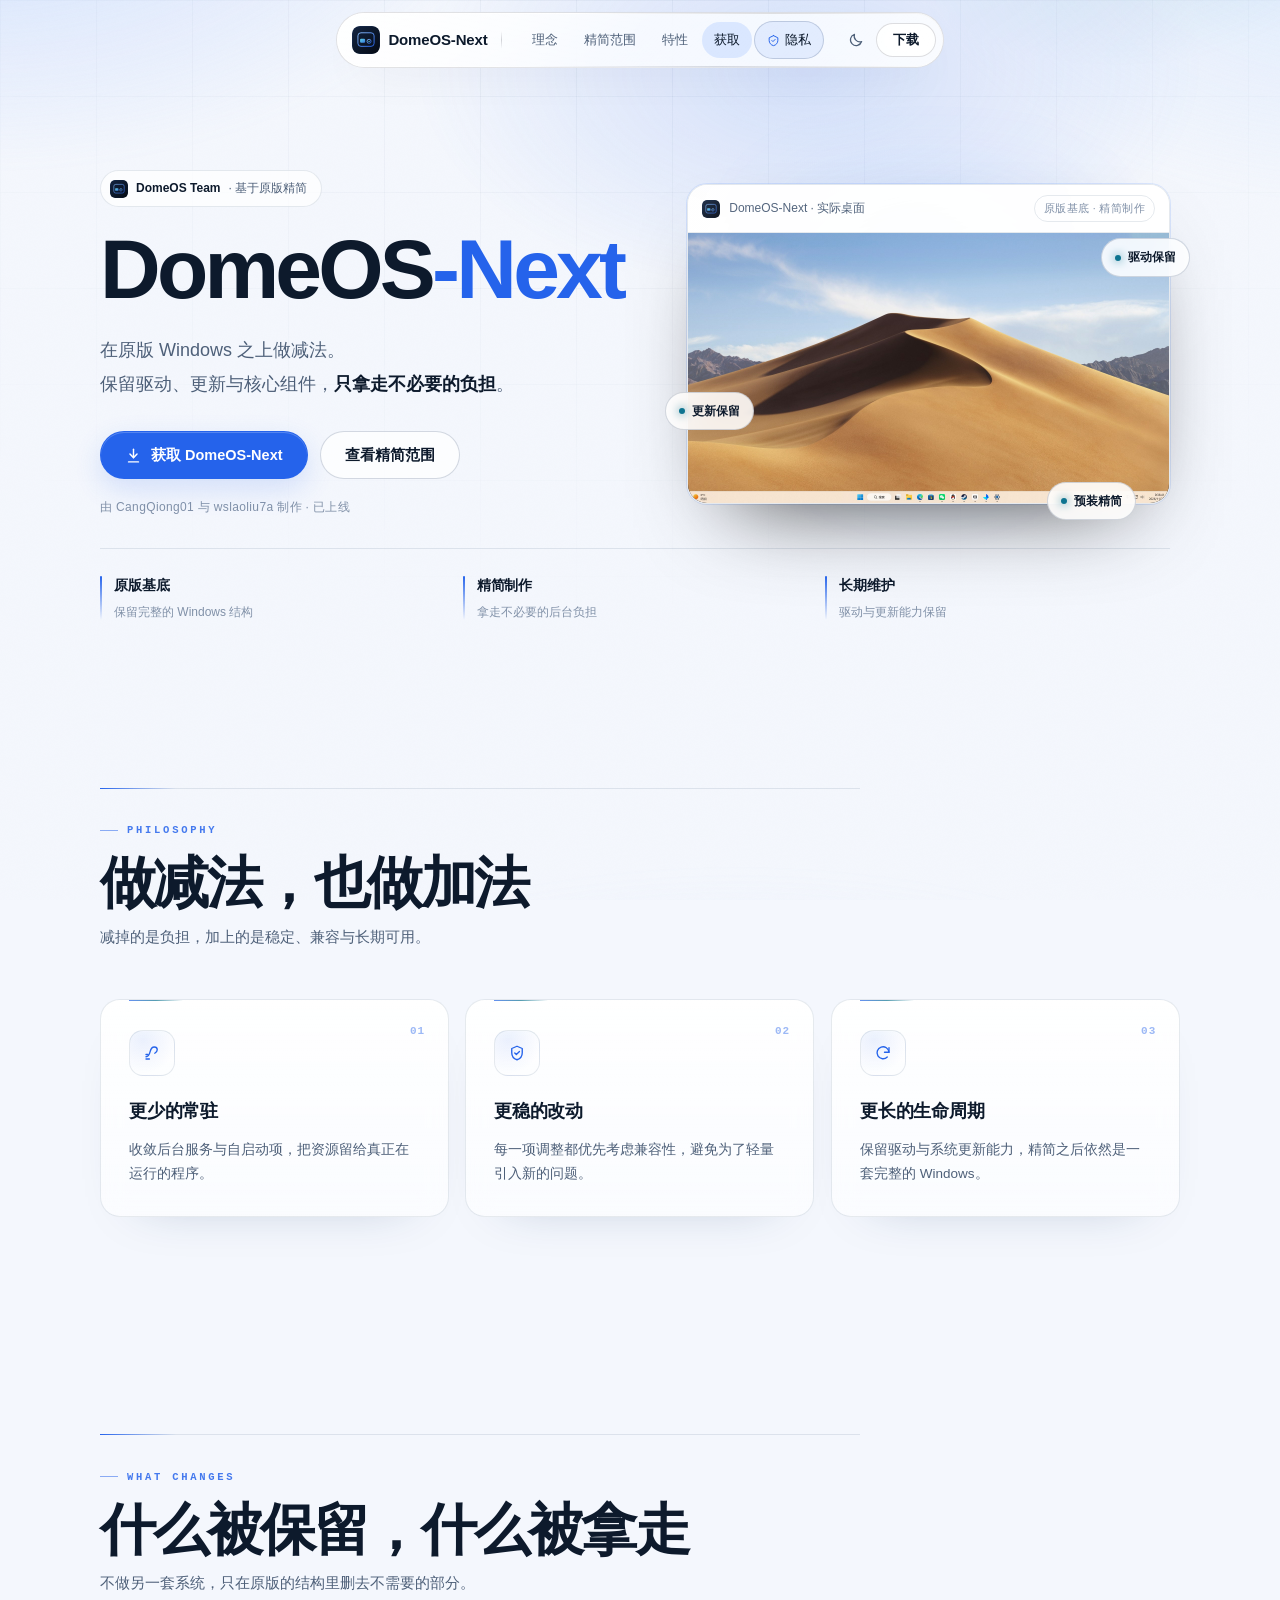
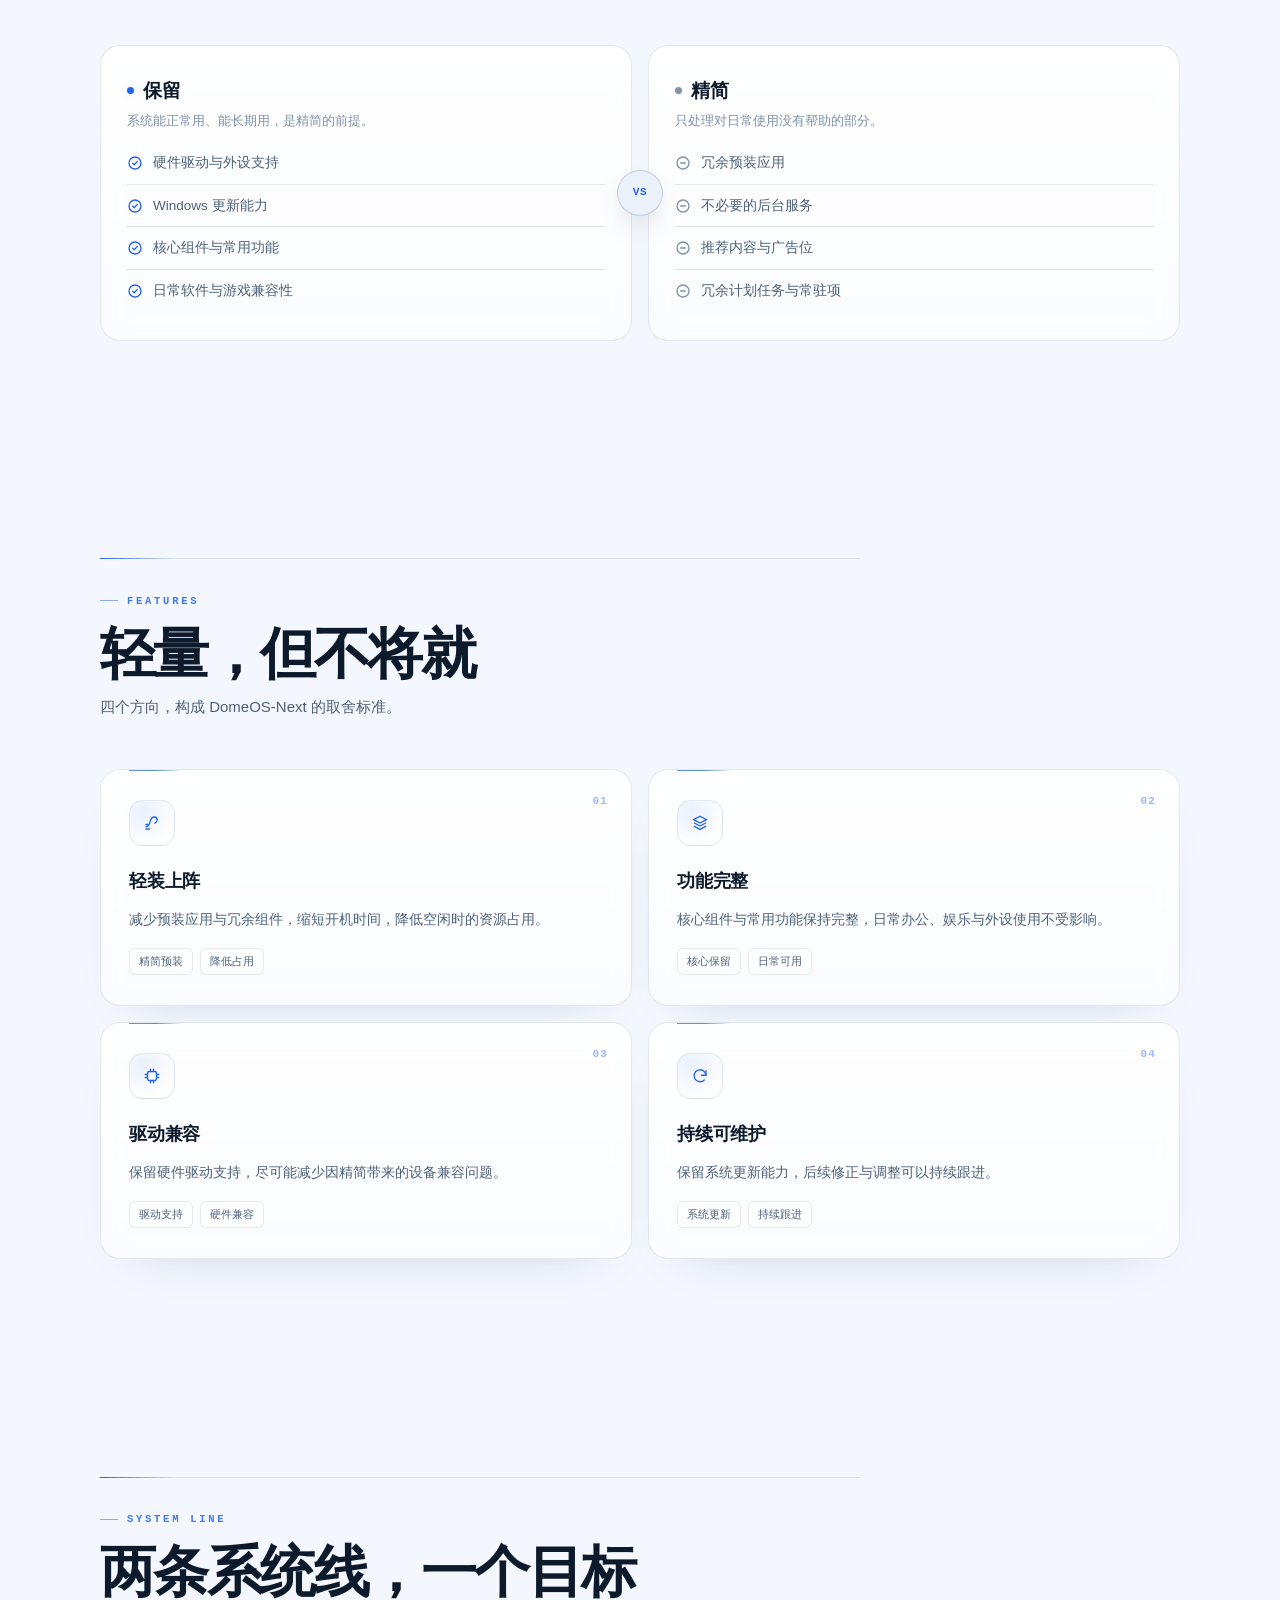
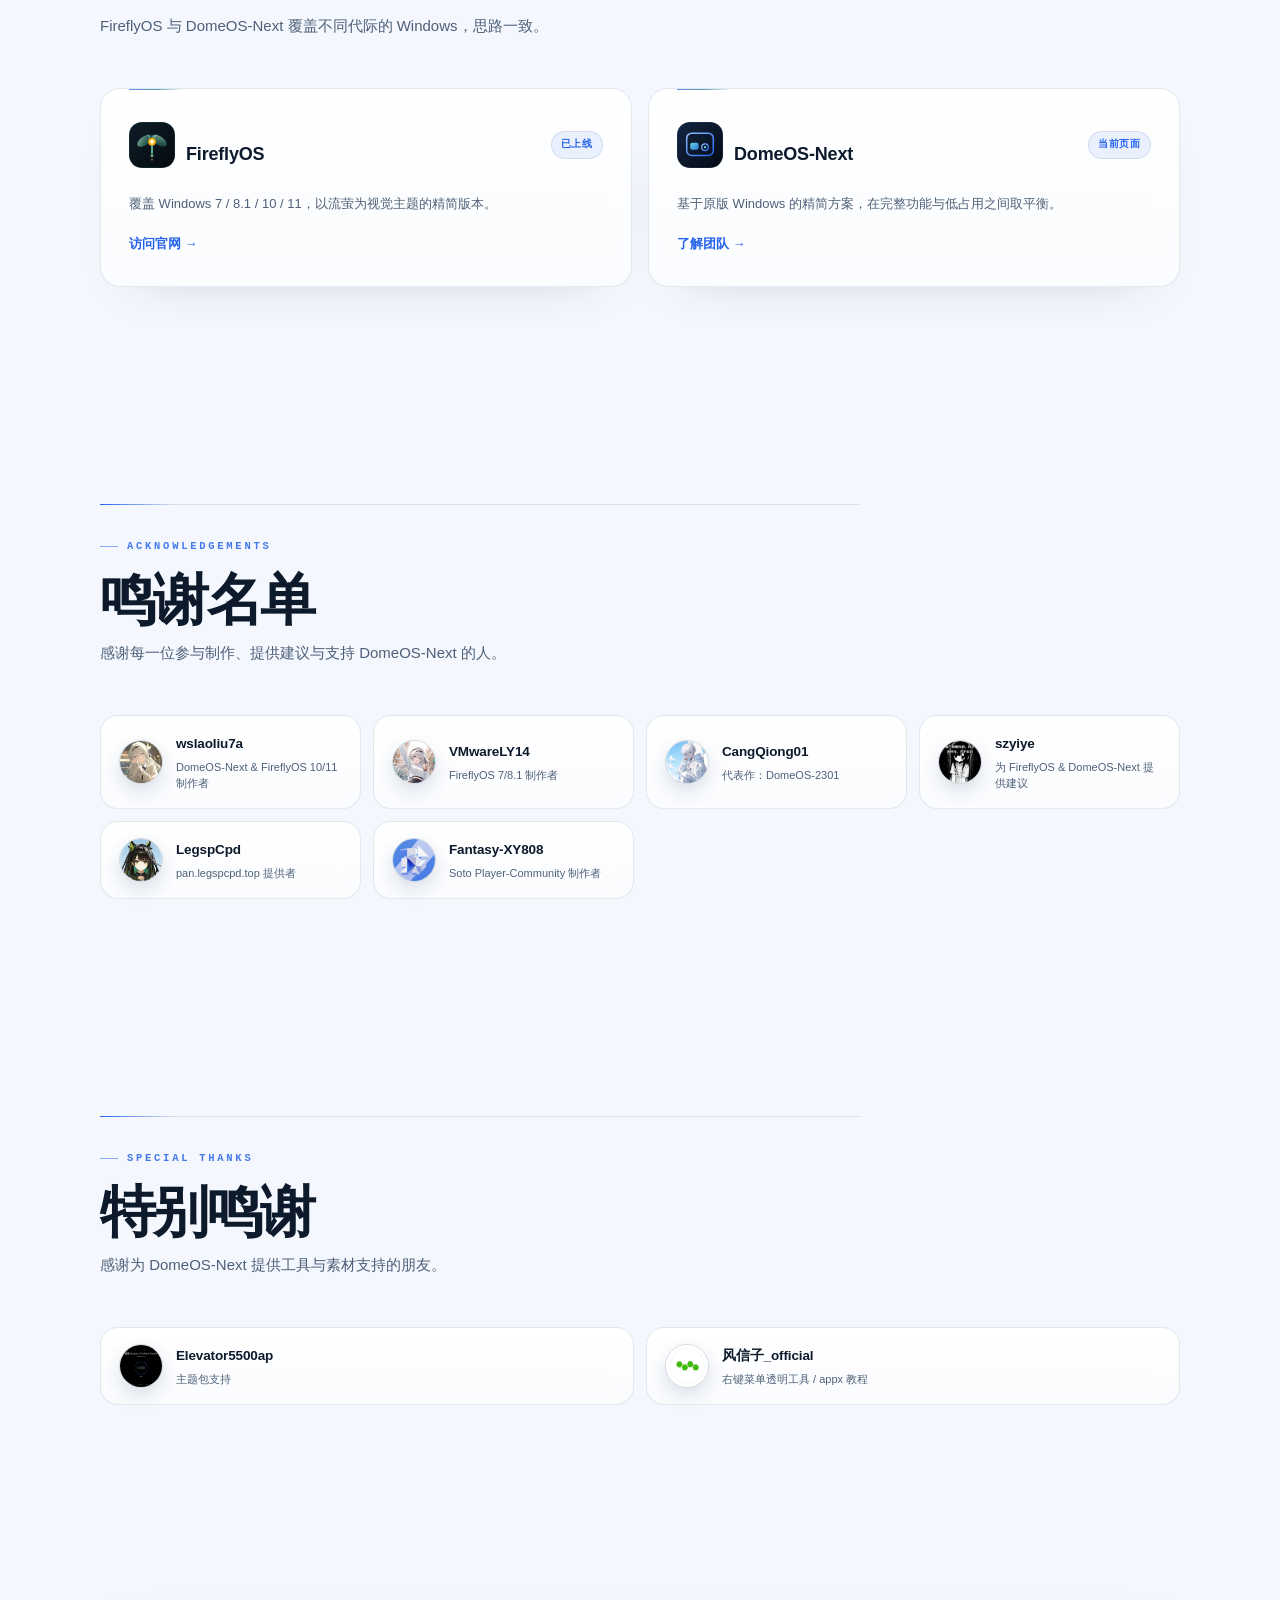
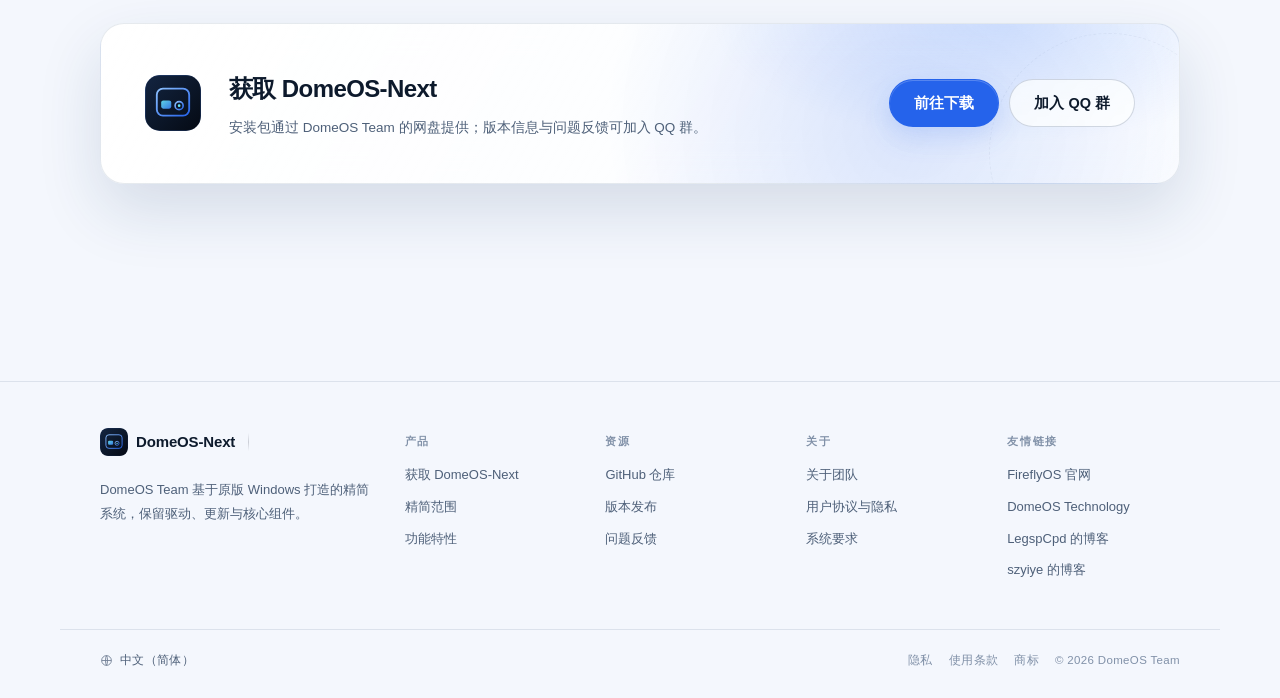
<file: index.html>
<!DOCTYPE html>
<html lang="zh-CN" data-color-mode="dark">
<head>
<meta charset="UTF-8" />
<meta name="viewport" content="width=device-width, initial-scale=1.0" />
<title>DomeOS-Next — 在原版之上做减法</title>
<meta name="description" content="DomeOS-Next 是 DomeOS Team 基于原版 Windows 打造的精简系统，保留驱动、更新与核心组件，只拿走不必要的负担。" />
<meta name="theme-color" content="#070b13" id="themeColor" />
<meta name="color-scheme" content="dark light" />
<meta property="og:type" content="website" />
<meta property="og:title" content="DomeOS-Next — 在原版之上做减法" />
<meta property="og:description" content="基于原版 Windows 的精简方案，保留驱动、更新与核心组件。" />
<link rel="icon" href="assets/logo.svg" type="image/svg+xml" />
<script>
  (function () {
    try {
      var saved = localStorage.getItem('dn-theme');
      var mode = saved === 'light' || saved === 'dark'
        ? saved
        : (window.matchMedia('(prefers-color-scheme: light)').matches ? 'light' : 'dark');
      document.documentElement.setAttribute('data-color-mode', mode);
    } catch (e) {}
  })();
</script>
<style>html{background:#070b13}html[data-color-mode="light"]{background:#f4f7fd}</style>
<link rel="stylesheet" href="assets/theme.css" />
<link rel="stylesheet" href="assets/style.css?v=10" />
<link rel="stylesheet" href="assets/evolve.css?v=2" />
</head>
<body>

<div class="page-curtain" aria-hidden="true"></div>

<div class="bg-scene" aria-hidden="true"></div>

<header class="site-header" id="siteHeader">
  <div class="nav-inner">
    <a class="brand" href="#" aria-label="DomeOS-Next 首页">
      <img src="assets/logo.svg" alt="" />
      <span>DomeOS-Next</span>
    </a>

    <nav class="nav-links" id="navLinks" aria-label="主导航">
      <span class="nav-hover" aria-hidden="true"></span>
      <a href="#idea">理念</a>
      <a href="#compare">精简范围</a>
      <a href="#features">特性</a>
      <a href="#get">获取</a>
      <a class="nav-privacy" href="https://liu7pro.github.io/DomeOS-Team/legal.html" aria-label="用户协议与隐私政策">
        <svg viewBox="0 0 24 24" fill="none" stroke="currentColor" stroke-width="1.8" stroke-linecap="round" stroke-linejoin="round"><path d="M12 3l8 4v5c0 4.5-3.4 8.6-8 9.5C7.4 20.6 4 16.5 4 12V7l8-4z" /><path d="m9 12 2 2 4-4" /></svg>
        隐私
      </a>
    </nav>

    <div class="nav-actions">
      <button class="theme-toggle" id="themeToggle" type="button" aria-label="切换深浅色模式" aria-pressed="false">
        <svg class="ic-sun" viewBox="0 0 24 24" fill="none" stroke="currentColor" stroke-width="1.8" stroke-linecap="round">
          <circle cx="12" cy="12" r="4.2" />
          <path d="M12 2.5v2M12 19.5v2M2.5 12h2M19.5 12h2M5.2 5.2l1.4 1.4M17.4 17.4l1.4 1.4M18.8 5.2l-1.4 1.4M6.6 17.4l-1.4 1.4" />
        </svg>
        <svg class="ic-moon" viewBox="0 0 24 24" fill="none" stroke="currentColor" stroke-width="1.8" stroke-linecap="round" stroke-linejoin="round">
          <path d="M20.5 14.3A8.6 8.6 0 0 1 9.7 3.5a8.6 8.6 0 1 0 10.8 10.8Z" />
        </svg>
      </button>
      <a class="btn btn-primary btn-sm" href="https://pan.legspcpd.top/s/VduJ" target="_blank" rel="noopener">下载</a>
      <button class="menu-toggle" id="menuToggle" type="button" aria-label="打开菜单" aria-expanded="false" aria-controls="navLinks">
        <svg viewBox="0 0 24 24" fill="none" stroke="currentColor" stroke-width="2" stroke-linecap="round"><path d="M4 7h16M4 12h16M4 17h16" /></svg>
      </button>
    </div>
  </div>
</header>

<main>
  <section class="hero">
    <div class="container hero-grid">
      <div class="hero-copy">
        <div class="hero-badge">
          <img src="assets/logo.svg" alt="" />
          <b>DomeOS Team</b> · 基于原版精简
        </div>

        <h1>DomeOS<span>-Next</span></h1>
        <p class="lead">
          在原版 Windows 之上做减法。<br />
          保留驱动、更新与核心组件，<strong>只拿走不必要的负担</strong>。
        </p>

        <div class="hero-actions">
          <a class="btn btn-primary" href="https://pan.legspcpd.top/s/VduJ" target="_blank" rel="noopener">
            <svg viewBox="0 0 24 24" fill="none" stroke="currentColor" stroke-width="2" stroke-linecap="round" stroke-linejoin="round"><path d="M12 3v12" /><path d="m7 10 5 5 5-5" /><path d="M5 21h14" /></svg>
            获取 DomeOS-Next
          </a>
          <a class="btn btn-ghost" href="#compare">查看精简范围</a>
        </div>

        <p class="hero-note">由 CangQiong01 与 wslaoliu7a 制作 · 已上线</p>
      </div>

      <div class="window-wrap" data-reveal style="--d:.08s">
        <div class="shot-frame">
          <div class="shot-head">
            <img src="assets/logo.svg" alt="" />
            <span>DomeOS-Next · 实际桌面</span>
            <span class="shot-badge">原版基底 · 精简制作</span>
          </div>
          <div class="shot-screen">
            <img class="shot-img shot-light" src="assets/preview-light.jpg" alt="DomeOS-Next 浅色模式桌面预览" />
            <img class="shot-img shot-dark" src="assets/preview-dark.jpg" alt="DomeOS-Next 深色模式桌面预览" />
          </div>
        </div>
        <span class="shot-chip c1"><i></i>驱动保留</span>
        <span class="shot-chip c2"><i></i>更新保留</span>
        <span class="shot-chip c3"><i></i>预装精简</span>
      </div>

      <div class="hero-stats">
        <div><b>原版基底</b><span>保留完整的 Windows 结构</span></div>
        <div><b>精简制作</b><span>拿走不必要的后台负担</span></div>
        <div><b>长期维护</b><span>驱动与更新能力保留</span></div>
      </div>
    </div>
  </section>

  <section class="section" id="idea">
    <div class="container">
      <div class="section-head" data-reveal>
        <span class="eyebrow">Philosophy</span>
        <h2 class="section-title">做减法，也做加法</h2>
        <p class="section-sub">减掉的是负担，加上的是稳定、兼容与长期可用。</p>
      </div>

      <div class="grid-3">
        <article class="card" data-reveal style="--d:.02s">
          <span class="card-index">01</span>
          <div class="card-icon"><svg viewBox="0 0 24 24" fill="none" stroke="currentColor" stroke-width="1.8" stroke-linecap="round" stroke-linejoin="round"><path d="M4 17c3.4 0 4.6-3.2 5.4-6.4C10.2 7.4 11.3 4 15 4c2.5 0 4 1.6 4 3.7 0 2.3-1.6 3.6-3.3 4.6" /><path d="M4 20h4.5" /><path d="M4 14h2.8" /></svg></div>
          <h3>更少的常驻</h3>
          <p>收敛后台服务与自启动项，把资源留给真正在运行的程序。</p>
        </article>
        <article class="card" data-reveal style="--d:.06s">
          <span class="card-index">02</span>
          <div class="card-icon"><svg viewBox="0 0 24 24" fill="none" stroke="currentColor" stroke-width="1.8" stroke-linecap="round" stroke-linejoin="round"><path d="M12 3 5 6v5.6c0 4.3 2.9 8.1 7 9.4 4.1-1.3 7-5.1 7-9.4V6l-7-3Z" /><path d="m9 12 2.1 2.1L15.3 10" /></svg></div>
          <h3>更稳的改动</h3>
          <p>每一项调整都优先考虑兼容性，避免为了轻量引入新的问题。</p>
        </article>
        <article class="card" data-reveal style="--d:.1s">
          <span class="card-index">03</span>
          <div class="card-icon"><svg viewBox="0 0 24 24" fill="none" stroke="currentColor" stroke-width="1.8" stroke-linecap="round" stroke-linejoin="round"><path d="M20 11a8 8 0 1 0-2.3 6.3" /><path d="M20 5v6h-6" /></svg></div>
          <h3>更长的生命周期</h3>
          <p>保留驱动与系统更新能力，精简之后依然是一套完整的 Windows。</p>
        </article>
      </div>
    </div>
  </section>

  <section class="section" id="compare">
    <div class="container">
      <div class="section-head" data-reveal>
        <span class="eyebrow">What Changes</span>
        <h2 class="section-title">什么被保留，什么被拿走</h2>
        <p class="section-sub">不做另一套系统，只在原版的结构里删去不需要的部分。</p>
      </div>

      <div class="compare-grid">
        <div class="compare-panel" data-reveal style="--d:.02s">
          <h3><span class="dot"></span>保留</h3>
          <p>系统能正常用、能长期用，是精简的前提。</p>
          <ul class="check-list">
            <li>
              <svg viewBox="0 0 24 24" fill="none" stroke="currentColor" stroke-width="2" stroke-linecap="round" stroke-linejoin="round"><circle cx="12" cy="12" r="9" /><path d="m8.4 12.2 2.4 2.4 4.8-5" /></svg>
              硬件驱动与外设支持
            </li>
            <li>
              <svg viewBox="0 0 24 24" fill="none" stroke="currentColor" stroke-width="2" stroke-linecap="round" stroke-linejoin="round"><circle cx="12" cy="12" r="9" /><path d="m8.4 12.2 2.4 2.4 4.8-5" /></svg>
              Windows 更新能力
            </li>
            <li>
              <svg viewBox="0 0 24 24" fill="none" stroke="currentColor" stroke-width="2" stroke-linecap="round" stroke-linejoin="round"><circle cx="12" cy="12" r="9" /><path d="m8.4 12.2 2.4 2.4 4.8-5" /></svg>
              核心组件与常用功能
            </li>
            <li>
              <svg viewBox="0 0 24 24" fill="none" stroke="currentColor" stroke-width="2" stroke-linecap="round" stroke-linejoin="round"><circle cx="12" cy="12" r="9" /><path d="m8.4 12.2 2.4 2.4 4.8-5" /></svg>
              日常软件与游戏兼容性
            </li>
          </ul>
        </div>

        <div class="compare-panel is-removed" data-reveal style="--d:.06s">
          <h3><span class="dot"></span>精简</h3>
          <p>只处理对日常使用没有帮助的部分。</p>
          <ul class="check-list">
            <li>
              <svg viewBox="0 0 24 24" fill="none" stroke="currentColor" stroke-width="2" stroke-linecap="round" stroke-linejoin="round"><circle cx="12" cy="12" r="9" /><path d="M8.5 12h7" /></svg>
              冗余预装应用
            </li>
            <li>
              <svg viewBox="0 0 24 24" fill="none" stroke="currentColor" stroke-width="2" stroke-linecap="round" stroke-linejoin="round"><circle cx="12" cy="12" r="9" /><path d="M8.5 12h7" /></svg>
              不必要的后台服务
            </li>
            <li>
              <svg viewBox="0 0 24 24" fill="none" stroke="currentColor" stroke-width="2" stroke-linecap="round" stroke-linejoin="round"><circle cx="12" cy="12" r="9" /><path d="M8.5 12h7" /></svg>
              推荐内容与广告位
            </li>
            <li>
              <svg viewBox="0 0 24 24" fill="none" stroke="currentColor" stroke-width="2" stroke-linecap="round" stroke-linejoin="round"><circle cx="12" cy="12" r="9" /><path d="M8.5 12h7" /></svg>
              冗余计划任务与常驻项
            </li>
          </ul>
        </div>
      </div>
    </div>
  </section>

  <section class="section" id="features">
    <div class="container">
      <div class="section-head" data-reveal>
        <span class="eyebrow">Features</span>
        <h2 class="section-title">轻量，但不将就</h2>
        <p class="section-sub">四个方向，构成 DomeOS-Next 的取舍标准。</p>
      </div>

      <div class="grid-2">
        <article class="card" data-reveal style="--d:.02s">
          <span class="card-index">01</span>
          <div class="card-icon"><svg viewBox="0 0 24 24" fill="none" stroke="currentColor" stroke-width="1.8" stroke-linecap="round" stroke-linejoin="round"><path d="M4 17c3.4 0 4.6-3.2 5.4-6.4C10.2 7.4 11.3 4 15 4c2.5 0 4 1.6 4 3.7 0 2.3-1.6 3.6-3.3 4.6" /><path d="M4 20h4.5" /><path d="M4 14h2.8" /></svg></div>
          <h3>轻装上阵</h3>
          <p>减少预装应用与冗余组件，缩短开机时间，降低空闲时的资源占用。</p>
          <div class="tags"><span>精简预装</span><span>降低占用</span></div>
        </article>
        <article class="card" data-reveal style="--d:.06s">
          <span class="card-index">02</span>
          <div class="card-icon"><svg viewBox="0 0 24 24" fill="none" stroke="currentColor" stroke-width="1.8" stroke-linecap="round" stroke-linejoin="round"><path d="m12 3 8.5 4.5L12 12 3.5 7.5 12 3Z" /><path d="m4.5 12 7.5 4 7.5-4" /><path d="m4.5 16.5 7.5 4 7.5-4" /></svg></div>
          <h3>功能完整</h3>
          <p>核心组件与常用功能保持完整，日常办公、娱乐与外设使用不受影响。</p>
          <div class="tags"><span>核心保留</span><span>日常可用</span></div>
        </article>
        <article class="card" data-reveal style="--d:.02s">
          <span class="card-index">03</span>
          <div class="card-icon"><svg viewBox="0 0 24 24" fill="none" stroke="currentColor" stroke-width="1.8" stroke-linecap="round" stroke-linejoin="round"><rect x="6" y="6" width="12" height="12" rx="2.4" /><path d="M10 3v3M14 3v3M10 18v3M14 18v3M3 10h3M3 14h3M18 10h3M18 14h3" /></svg></div>
          <h3>驱动兼容</h3>
          <p>保留硬件驱动支持，尽可能减少因精简带来的设备兼容问题。</p>
          <div class="tags"><span>驱动支持</span><span>硬件兼容</span></div>
        </article>
        <article class="card" data-reveal style="--d:.06s">
          <span class="card-index">04</span>
          <div class="card-icon"><svg viewBox="0 0 24 24" fill="none" stroke="currentColor" stroke-width="1.8" stroke-linecap="round" stroke-linejoin="round"><path d="M20 11a8 8 0 1 0-2.3 6.3" /><path d="M20 5v6h-6" /></svg></div>
          <h3>持续可维护</h3>
          <p>保留系统更新能力，后续修正与调整可以持续跟进。</p>
          <div class="tags"><span>系统更新</span><span>持续跟进</span></div>
        </article>
      </div>
    </div>
  </section>

  <section class="section" id="family">
    <div class="container">
      <div class="section-head" data-reveal>
        <span class="eyebrow">System Line</span>
        <h2 class="section-title">两条系统线，一个目标</h2>
        <p class="section-sub">FireflyOS 与 DomeOS-Next 覆盖不同代际的 Windows，思路一致。</p>
      </div>

      <div class="grid-2">
        <article class="card product-card" data-reveal style="--d:.02s">
          <div class="product-top">
            <img src="assets/fireflyos.svg" alt="" />
            <h3>FireflyOS</h3>
            <span class="state">已上线</span>
          </div>
          <p>覆盖 Windows 7 / 8.1 / 10 / 11，以流萤为视觉主题的精简版本。</p>
          <a class="product-link" href="https://liu7pro.github.io/FireflyOS/">访问官网 →</a>
        </article>

        <article class="card product-card" data-reveal style="--d:.06s">
          <div class="product-top">
            <img src="assets/logo.svg" alt="" />
            <h3>DomeOS-Next</h3>
            <span class="state">当前页面</span>
          </div>
          <p>基于原版 Windows 的精简方案，在完整功能与低占用之间取平衡。</p>
          <a class="product-link" href="https://liu7pro.github.io/DomeOS-Team/">了解团队 →</a>
        </article>
      </div>
    </div>
  </section>

  <section class="section" id="thanks">
    <div class="container">
      <div class="section-head" data-reveal>
        <span class="eyebrow">Acknowledgements</span>
        <h2 class="section-title">鸣谢名单</h2>
        <p class="section-sub">感谢每一位参与制作、提供建议与支持 DomeOS-Next 的人。</p>
      </div>

      <div class="thanks-grid">
        <a class="thanks-card" href="https://space.bilibili.com/1834614293" target="_blank" rel="noopener" data-reveal style="--d:.02s">
          <img src="assets/people/wslaoliu7a.jpg" alt="" />
          <div><b>wslaoliu7a</b><span>DomeOS-Next &amp; FireflyOS 10/11 制作者</span></div>
        </a>
        <a class="thanks-card" href="https://space.bilibili.com/1227511340" target="_blank" rel="noopener" data-reveal style="--d:.05s">
          <img src="assets/people/vmwarely14.jpg" alt="" />
          <div><b>VMwareLY14</b><span>FireflyOS 7/8.1 制作者</span></div>
        </a>
        <a class="thanks-card" href="https://space.bilibili.com/1995157657" target="_blank" rel="noopener" data-reveal style="--d:.08s">
          <img src="assets/people/cangqiong01.jpg" alt="" />
          <div><b>CangQiong01</b><span>代表作：DomeOS-2301</span></div>
        </a>
        <a class="thanks-card" href="https://space.bilibili.com/3493112219437191" target="_blank" rel="noopener" data-reveal style="--d:.02s">
          <img src="assets/people/szyiye.jpg" alt="" />
          <div><b>szyiye</b><span>为 FireflyOS &amp; DomeOS-Next 提供建议</span></div>
        </a>
        <a class="thanks-card" href="https://space.bilibili.com/1614911881" target="_blank" rel="noopener" data-reveal style="--d:.05s">
          <img src="assets/people/legspcpd.jpg" alt="" />
          <div><b>LegspCpd</b><span>pan.legspcpd.top 提供者</span></div>
        </a>
        <a class="thanks-card" href="https://github.com/Fantasy-XY808" target="_blank" rel="noopener" data-reveal style="--d:.08s">
          <img src="assets/people/fantasy-xy808.jpg" alt="" />
          <div><b>Fantasy-XY808</b><span>Soto Player-Community 制作者</span></div>
        </a>
      </div>
    </div>
  </section>

  <section class="section" id="special-thanks">
    <div class="container">
      <div class="section-head" data-reveal>
        <span class="eyebrow">Special Thanks</span>
        <h2 class="section-title">特别鸣谢</h2>
        <p class="section-sub">感谢为 DomeOS-Next 提供工具与素材支持的朋友。</p>
      </div>

      <div class="thanks-grid two">
        <a class="thanks-card" href="https://space.bilibili.com/449530793" target="_blank" rel="noopener" data-reveal style="--d:.02s">
          <img src="assets/people/elevator5500ap.jpg" alt="" />
          <div><b>Elevator5500ap</b><span>主题包支持</span></div>
        </a>
        <a class="thanks-card" href="https://space.bilibili.com/3494369573210315" target="_blank" rel="noopener" data-reveal style="--d:.05s">
          <img src="assets/people/fengxinzi.jpg" alt="" />
          <div><b>风信子_official</b><span>右键菜单透明工具 / appx 教程</span></div>
        </a>
      </div>
    </div>
  </section>

  <section class="section" id="get">
    <div class="container">
      <div class="cta-panel" data-reveal>
        <img src="assets/logo.svg" alt="" />
        <div class="cta-text">
          <h2>获取 DomeOS-Next</h2>
          <p>安装包通过 DomeOS Team 的网盘提供；版本信息与问题反馈可加入 QQ 群。</p>
        </div>
        <div class="cta-actions">
          <a class="btn btn-primary" href="https://pan.legspcpd.top/s/VduJ" target="_blank" rel="noopener">前往下载</a>
          <a class="btn btn-ghost" href="https://qun.qq.com/universal-share/share?ac=1&amp;authKey=lsKOJb8erMGhbsJXod%2B0XTAJxQ8RF/%2BQDX3nmfKz8e3SiW0r%2B7hkaf/28XpO9nh5&amp;busi_data=eyJncm91cENvZGUiOiIxMDQ5NTQyNDIwIiwidG9rZW4iOiJ4a1FiQUh0Q21RVmZxanIxY2dqbWt4aGc0bFlTWHdSUWsyQXdObTZ2cWdiSGEwT052ZmpMKzJ1WmozRFE4NWJEIiwidWluIjoiMTEwMTA5MzIwMyJ9&amp;data=-XsAtAnDk5faXxqsnAo9xvDbPF-DuU3LQBIiDjzuflaYwJnzTMtLfC0toC08eZRQzPF8kByGo5tEKezTOdJegwe347--ObzlwH6d-yCqGNU&amp;svctype=5&amp;tempid=h5_group_info" target="_blank" rel="noopener">加入 QQ 群</a>
        </div>
      </div>
    </div>
  </section>
</main>

<footer class="site-footer">
  <div class="container footer-inner">
    <div class="footer-brand">
      <a class="brand" href="#">
        <img src="assets/logo.svg" alt="" />
        <span>DomeOS-Next</span>
      </a>
      <p>DomeOS Team 基于原版 Windows 打造的精简系统，保留驱动、更新与核心组件。</p>
    </div>
    <div class="footer-col">
      <h4>产品</h4>
      <a href="https://pan.legspcpd.top/s/VduJ" target="_blank" rel="noopener">获取 DomeOS-Next</a>
      <a href="#compare">精简范围</a>
      <a href="#features">功能特性</a>
    </div>
    <div class="footer-col">
      <h4>资源</h4>
      <a href="https://github.com/liu7pro/DomeOS-Next" target="_blank" rel="noopener">GitHub 仓库</a>
      <a href="https://github.com/liu7pro/DomeOS-Next/releases" target="_blank" rel="noopener">版本发布</a>
      <a href="https://github.com/liu7pro/DomeOS-Next/issues" target="_blank" rel="noopener">问题反馈</a>
    </div>
    <div class="footer-col">
      <h4>关于</h4>
      <a href="https://liu7pro.github.io/DomeOS-Team/">关于团队</a>
      <a href="https://liu7pro.github.io/DomeOS-Team/legal.html">用户协议与隐私</a>
      <a href="https://pan.legspcpd.top/s/VduJ" target="_blank" rel="noopener">系统要求</a>
    </div>
    <div class="footer-col">
      <h4>友情链接</h4>
      <a href="https://liu7pro.github.io/FireflyOS/">FireflyOS 官网</a>
      <a href="https://cangqiong01.github.io/" target="_blank" rel="noopener">DomeOS Technology</a>
      <a href="https://www.legspcpd.top/" target="_blank" rel="noopener">LegspCpd 的博客</a>
      <a href="https://blog.szyiye.cn" target="_blank" rel="noopener">szyiye 的博客</a>
    </div>
  </div>
  <div class="container footer-bottom">
    <a class="footer-lang" href="en/index.html">
      <svg viewBox="0 0 24 24" fill="none" stroke="currentColor" stroke-width="1.6"><circle cx="12" cy="12" r="9" /><path d="M3 12h18M12 3c2.5 2.6 2.5 15.4 0 18M12 3c-2.5 2.6-2.5 15.4 0 18" /></svg>
      中文（简体）
    </a>
    <div class="footer-legal">
      <a href="https://liu7pro.github.io/DomeOS-Team/legal.html">隐私</a>
      <a href="https://liu7pro.github.io/DomeOS-Team/legal.html">使用条款</a>
      <a href="https://liu7pro.github.io/DomeOS-Team/about.html">商标</a>
      <a href="https://liu7pro.github.io/DomeOS-Team/">© <span id="year">2026</span> DomeOS Team</a>
    </div>
  </div>
</footer>

<script src="assets/main.js?v=12"></script>
</body>
</html>
</file>
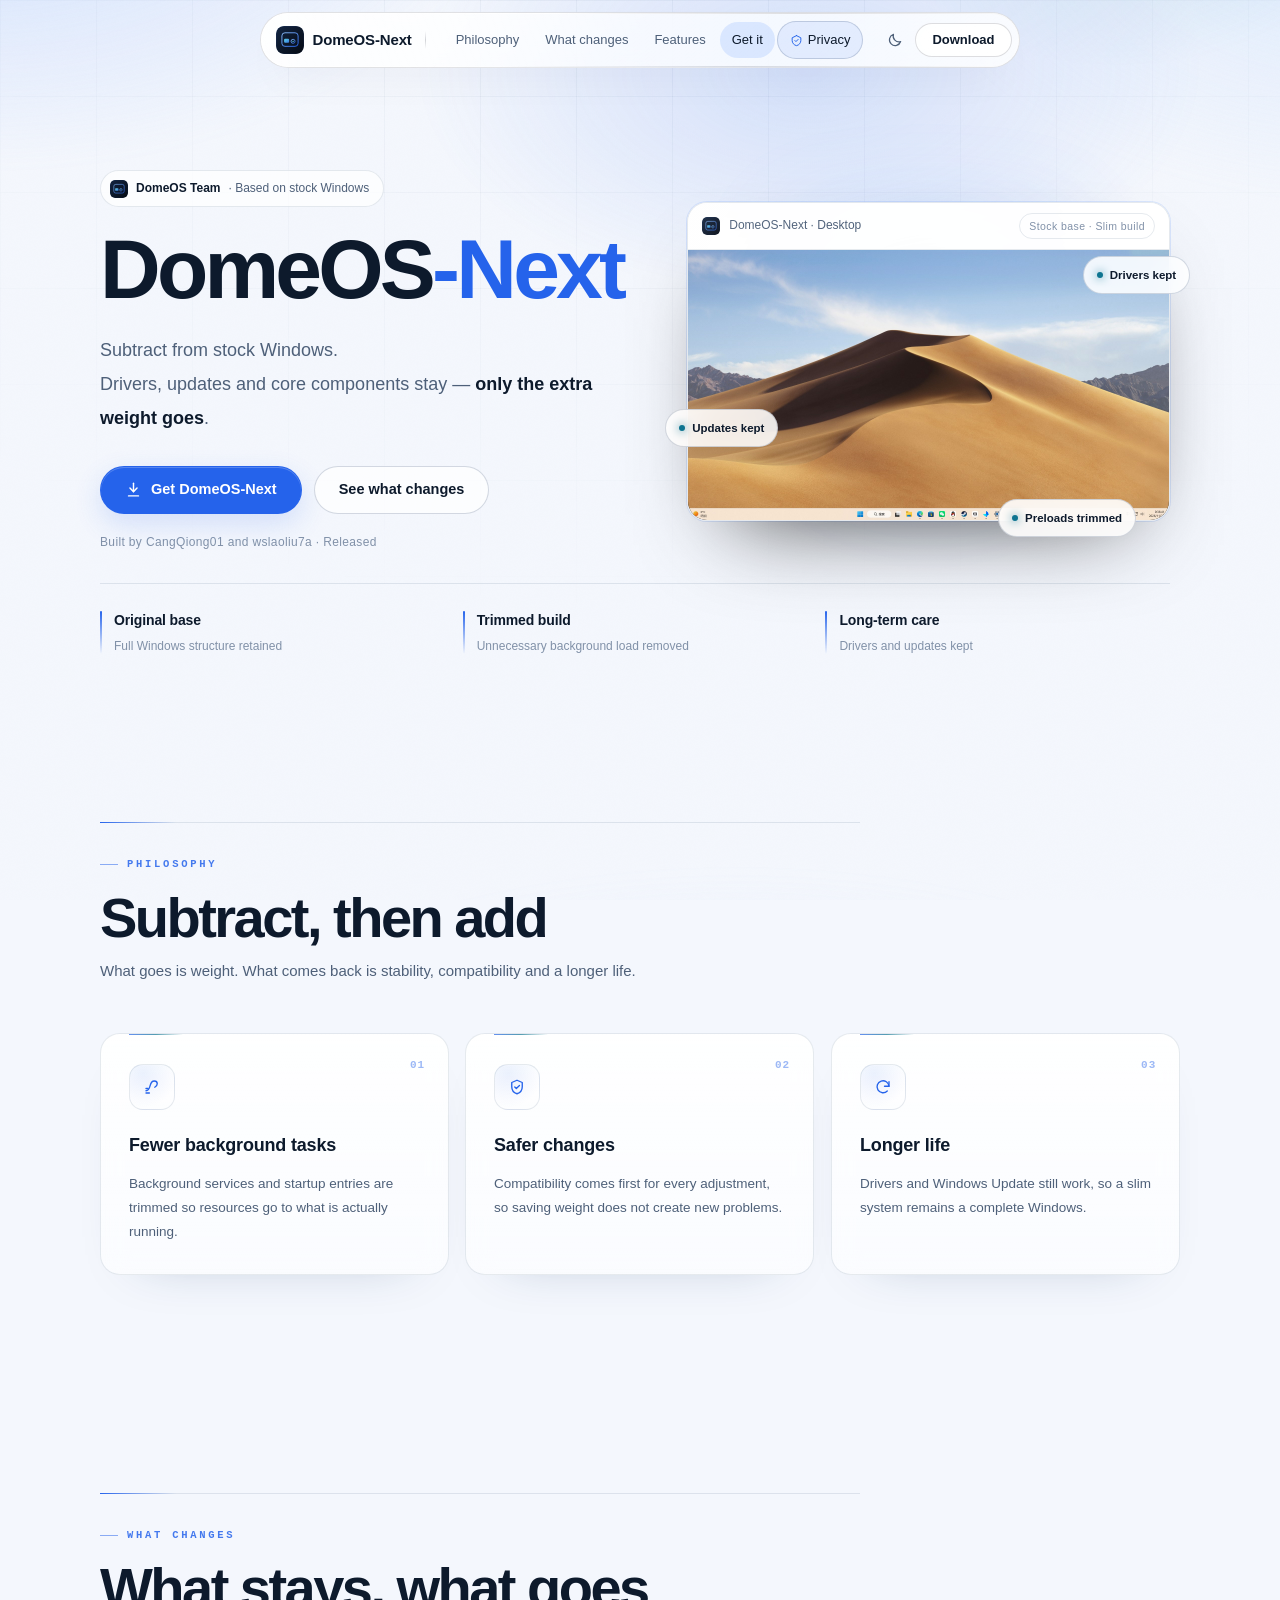
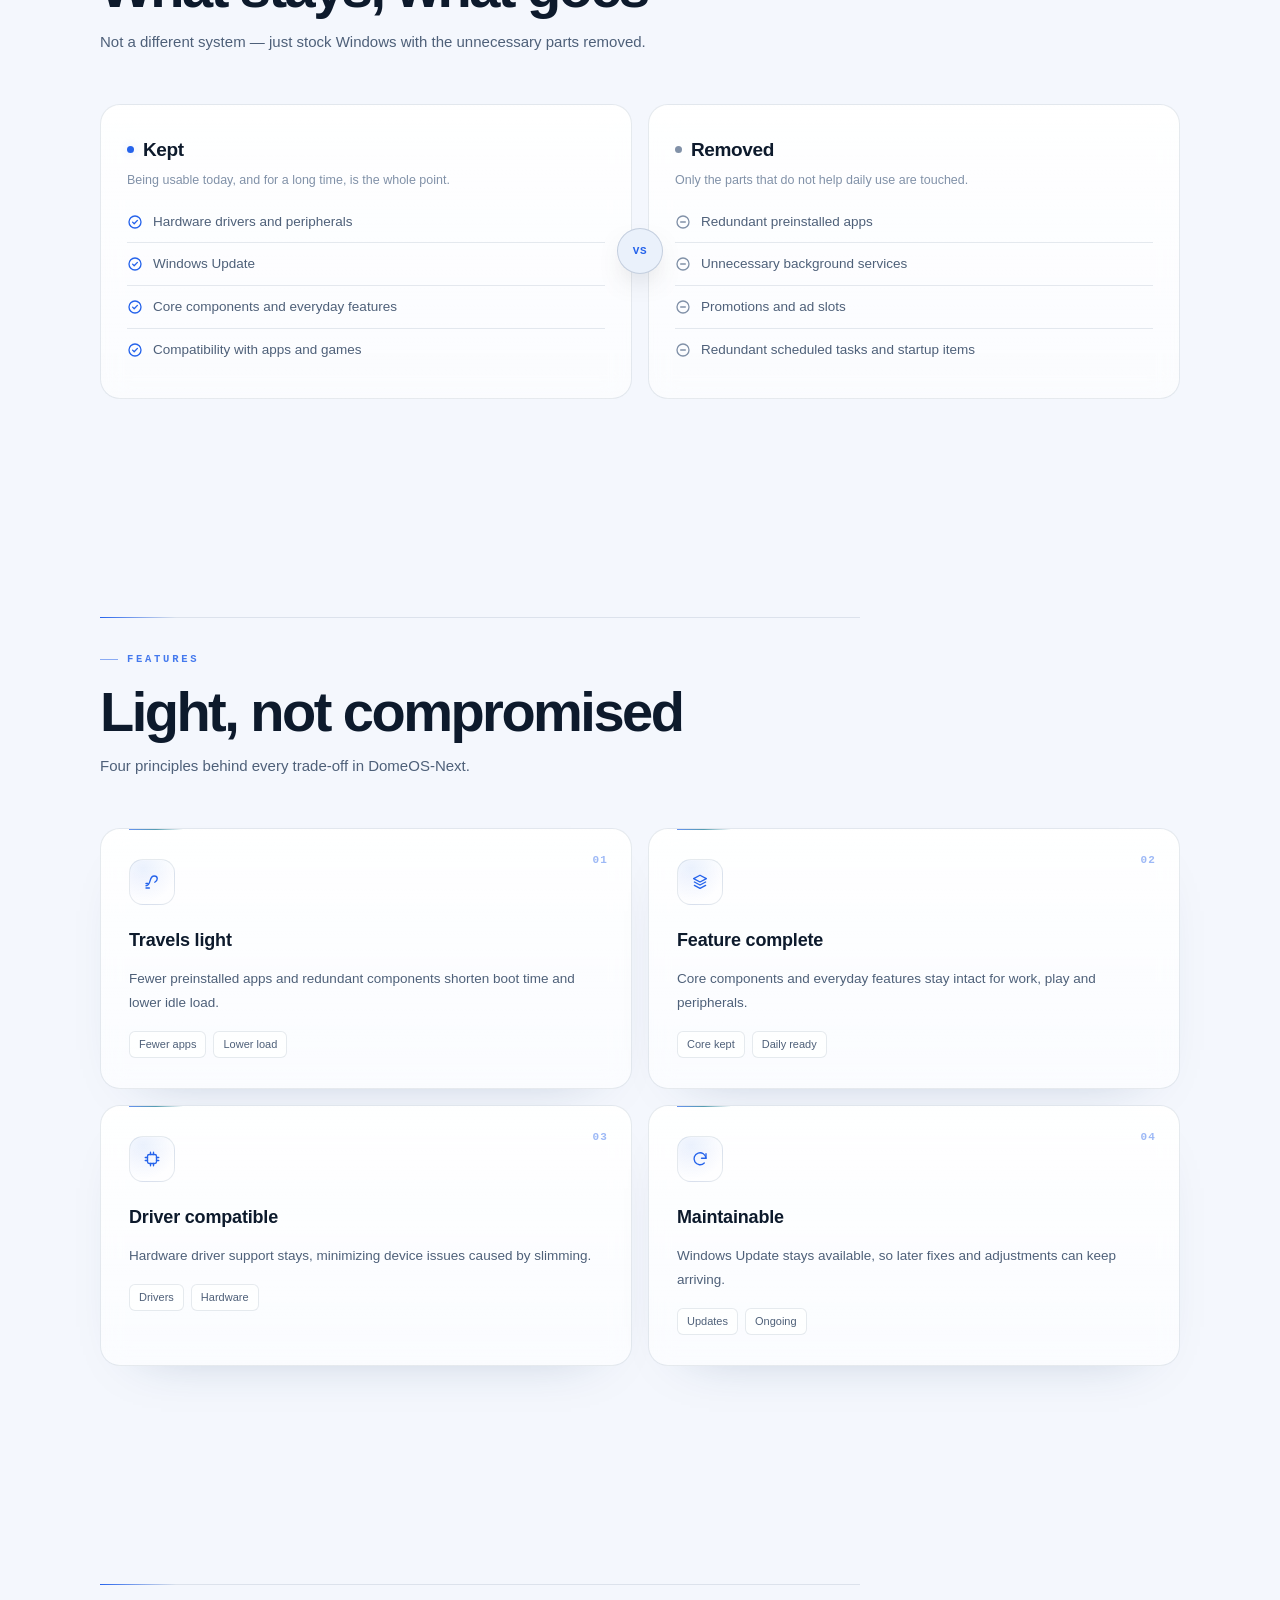
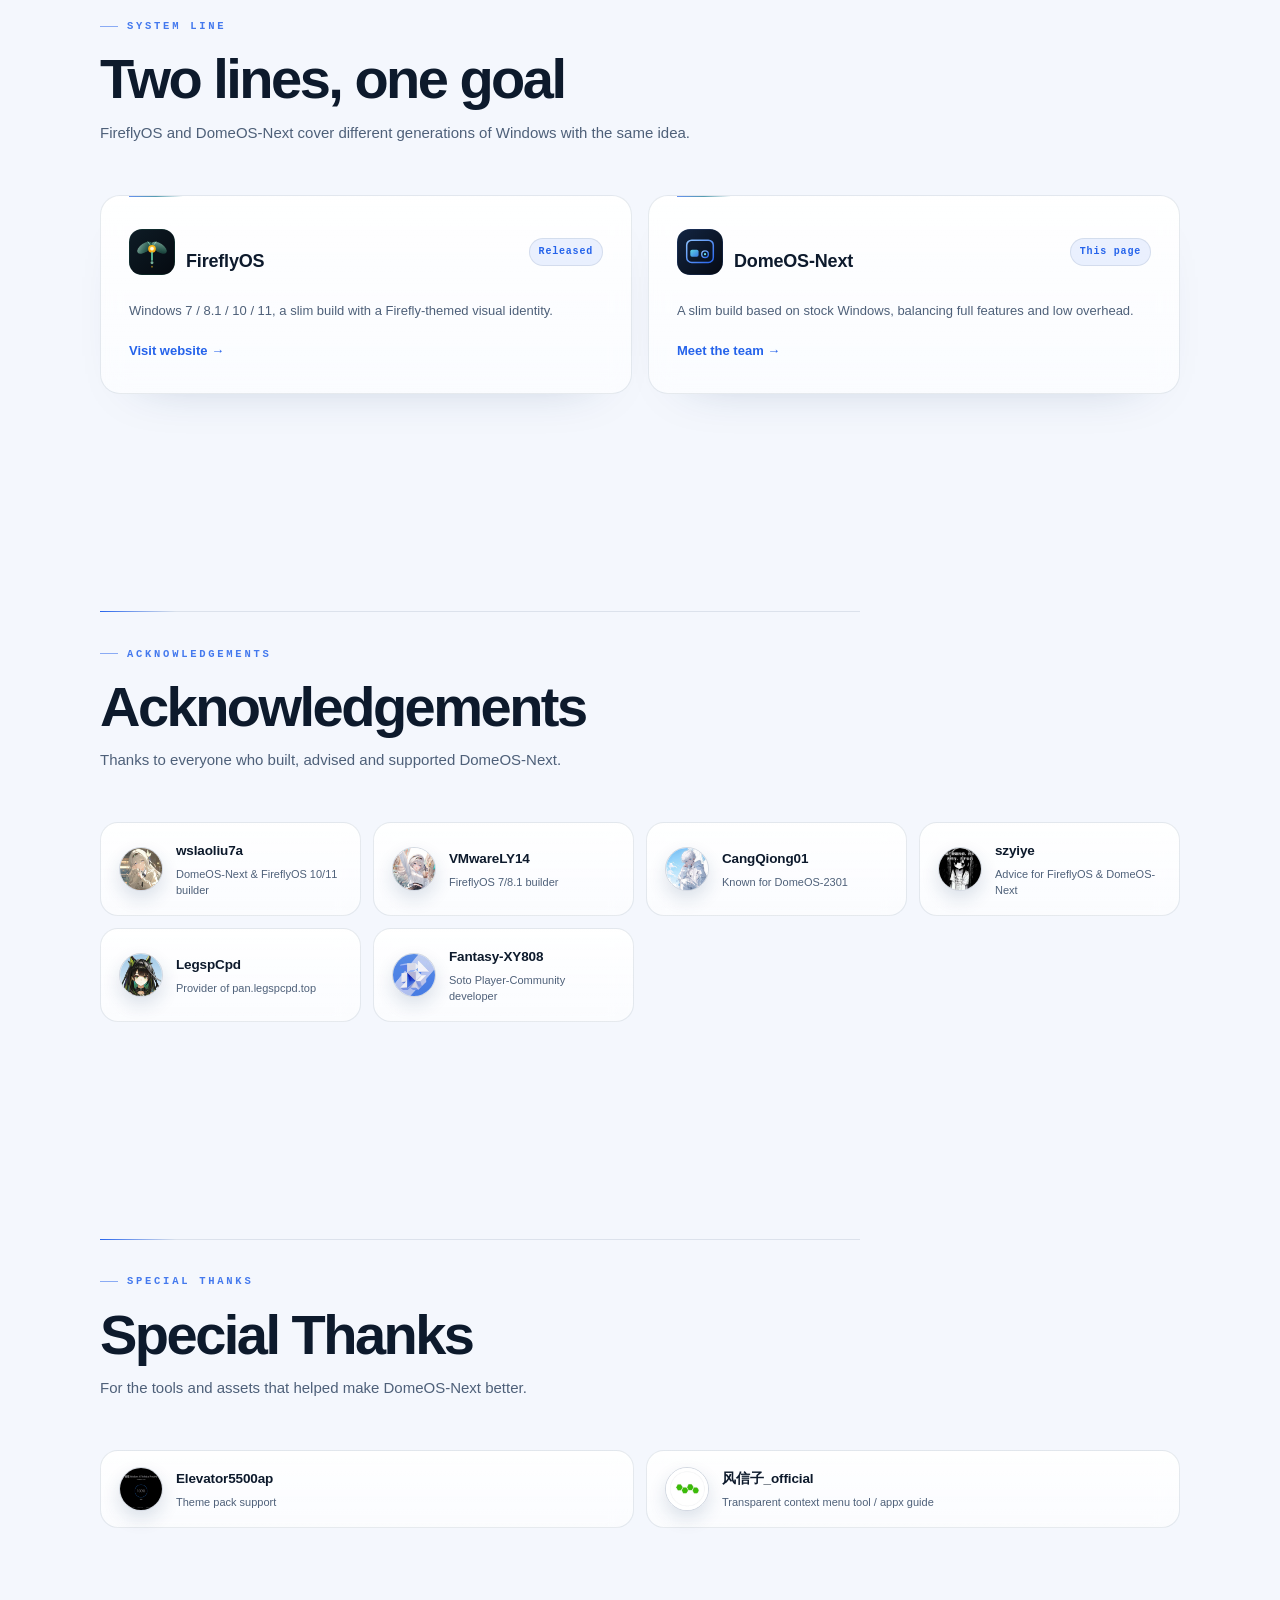
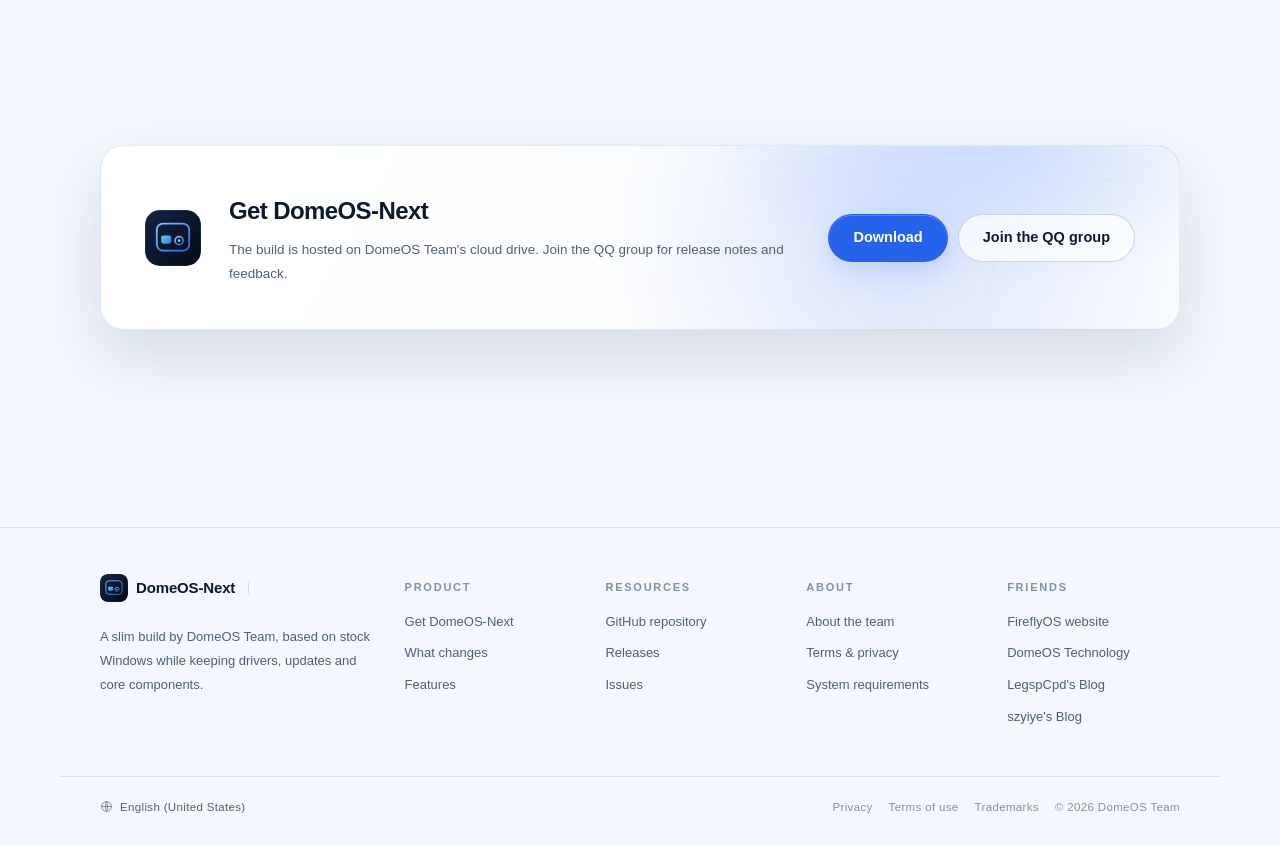
<file: en/index.html>
<!DOCTYPE html>
<html lang="en" data-color-mode="dark">
<head>
<meta charset="UTF-8" />
<meta name="viewport" content="width=device-width, initial-scale=1.0" />
<title>DomeOS-Next — Less weight, built on stock Windows</title>
<meta name="description" content="DomeOS-Next is a slimmed build based on stock Windows. Drivers, updates and core components stay; only unnecessary weight is removed." />
<meta name="theme-color" content="#070b13" id="themeColor" />
<meta name="color-scheme" content="dark light" />
<meta property="og:type" content="website" />
<meta property="og:title" content="DomeOS-Next — Less weight, built on stock Windows" />
<meta property="og:description" content="A slimmed build based on stock Windows, keeping drivers, updates and core components." />
<link rel="icon" href="../assets/logo.svg" type="image/svg+xml" />
<script>
  (function () {
    try {
      var saved = localStorage.getItem('dn-theme');
      var mode = saved === 'light' || saved === 'dark'
        ? saved
        : (window.matchMedia('(prefers-color-scheme: light)').matches ? 'light' : 'dark');
      document.documentElement.setAttribute('data-color-mode', mode);
    } catch (e) {}
  })();
</script>
<style>html{background:#070b13}html[data-color-mode="light"]{background:#f4f7fd}</style>
<link rel="stylesheet" href="../assets/theme.css" />
<link rel="stylesheet" href="../assets/style.css?v=10" />
<link rel="stylesheet" href="../assets/evolve.css?v=2" />
</head>
<body>

<div class="page-curtain" aria-hidden="true"></div>

<div class="bg-scene" aria-hidden="true"></div>

<header class="site-header" id="siteHeader">
  <div class="nav-inner">
    <a class="brand" href="#" aria-label="DomeOS-Next home">
      <img src="../assets/logo.svg" alt="" />
      <span>DomeOS-Next</span>
    </a>

    <nav class="nav-links" id="navLinks" aria-label="Main navigation">
      <span class="nav-hover" aria-hidden="true"></span>
      <a href="#idea">Philosophy</a>
      <a href="#compare">What changes</a>
      <a href="#features">Features</a>
      <a href="#get">Get it</a>
      <a class="nav-privacy" href="https://liu7pro.github.io/DomeOS-Team/legal.html" aria-label="Terms and privacy policy">
        <svg viewBox="0 0 24 24" fill="none" stroke="currentColor" stroke-width="1.8" stroke-linecap="round" stroke-linejoin="round"><path d="M12 3l8 4v5c0 4.5-3.4 8.6-8 9.5C7.4 20.6 4 16.5 4 12V7l8-4z" /><path d="m9 12 2 2 4-4" /></svg>
        Privacy
      </a>
    </nav>

    <div class="nav-actions">
      <button class="theme-toggle" id="themeToggle" type="button" aria-label="Toggle light and dark mode" aria-pressed="false">
        <svg class="ic-sun" viewBox="0 0 24 24" fill="none" stroke="currentColor" stroke-width="1.8" stroke-linecap="round">
          <circle cx="12" cy="12" r="4.2" />
          <path d="M12 2.5v2M12 19.5v2M2.5 12h2M19.5 12h2M5.2 5.2l1.4 1.4M17.4 17.4l1.4 1.4M18.8 5.2l-1.4 1.4M6.6 17.4l-1.4 1.4" />
        </svg>
        <svg class="ic-moon" viewBox="0 0 24 24" fill="none" stroke="currentColor" stroke-width="1.8" stroke-linecap="round" stroke-linejoin="round">
          <path d="M20.5 14.3A8.6 8.6 0 0 1 9.7 3.5a8.6 8.6 0 1 0 10.8 10.8Z" />
        </svg>
      </button>
      <a class="btn btn-primary btn-sm" href="https://pan.legspcpd.top/s/VduJ" target="_blank" rel="noopener">Download</a>
      <button class="menu-toggle" id="menuToggle" type="button" aria-label="Open menu" aria-expanded="false" aria-controls="navLinks">
        <svg viewBox="0 0 24 24" fill="none" stroke="currentColor" stroke-width="2" stroke-linecap="round"><path d="M4 7h16M4 12h16M4 17h16" /></svg>
      </button>
    </div>
  </div>
</header>

<main>
  <section class="hero">
    <div class="container hero-grid">
      <div class="hero-copy">
        <div class="hero-badge">
          <img src="../assets/logo.svg" alt="" />
          <b>DomeOS Team</b> · Based on stock Windows
        </div>

        <h1>DomeOS<span>-Next</span></h1>
        <p class="lead">
          Subtract from stock Windows.<br />
          Drivers, updates and core components stay — <strong>only the extra weight goes</strong>.
        </p>

        <div class="hero-actions">
          <a class="btn btn-primary" href="https://pan.legspcpd.top/s/VduJ" target="_blank" rel="noopener">
            <svg viewBox="0 0 24 24" fill="none" stroke="currentColor" stroke-width="2" stroke-linecap="round" stroke-linejoin="round"><path d="M12 3v12" /><path d="m7 10 5 5 5-5" /><path d="M5 21h14" /></svg>
            Get DomeOS-Next
          </a>
          <a class="btn btn-ghost" href="#compare">See what changes</a>
        </div>

        <p class="hero-note">Built by CangQiong01 and wslaoliu7a · Released</p>
      </div>

      <div class="window-wrap" data-reveal style="--d:.08s">
        <div class="shot-frame">
          <div class="shot-head">
            <img src="../assets/logo.svg" alt="" />
            <span>DomeOS-Next · Desktop</span>
            <span class="shot-badge">Stock base · Slim build</span>
          </div>
          <div class="shot-screen">
            <img class="shot-img shot-light" src="../assets/preview-light.jpg" alt="DomeOS-Next light mode desktop preview" />
            <img class="shot-img shot-dark" src="../assets/preview-dark.jpg" alt="DomeOS-Next dark mode desktop preview" />
          </div>
        </div>
        <span class="shot-chip c1"><i></i>Drivers kept</span>
        <span class="shot-chip c2"><i></i>Updates kept</span>
        <span class="shot-chip c3"><i></i>Preloads trimmed</span>
      </div>

      <div class="hero-stats">
        <div><b>Original base</b><span>Full Windows structure retained</span></div>
        <div><b>Trimmed build</b><span>Unnecessary background load removed</span></div>
        <div><b>Long-term care</b><span>Drivers and updates kept</span></div>
      </div>
    </div>
  </section>

  <section class="section" id="idea">
    <div class="container">
      <div class="section-head" data-reveal>
        <span class="eyebrow">Philosophy</span>
        <h2 class="section-title">Subtract, then add</h2>
        <p class="section-sub">What goes is weight. What comes back is stability, compatibility and a longer life.</p>
      </div>

      <div class="grid-3">
        <article class="card" data-reveal style="--d:.02s">
          <span class="card-index">01</span>
          <div class="card-icon"><svg viewBox="0 0 24 24" fill="none" stroke="currentColor" stroke-width="1.8" stroke-linecap="round" stroke-linejoin="round"><path d="M4 17c3.4 0 4.6-3.2 5.4-6.4C10.2 7.4 11.3 4 15 4c2.5 0 4 1.6 4 3.7 0 2.3-1.6 3.6-3.3 4.6" /><path d="M4 20h4.5" /><path d="M4 14h2.8" /></svg></div>
          <h3>Fewer background tasks</h3>
          <p>Background services and startup entries are trimmed so resources go to what is actually running.</p>
        </article>
        <article class="card" data-reveal style="--d:.06s">
          <span class="card-index">02</span>
          <div class="card-icon"><svg viewBox="0 0 24 24" fill="none" stroke="currentColor" stroke-width="1.8" stroke-linecap="round" stroke-linejoin="round"><path d="M12 3 5 6v5.6c0 4.3 2.9 8.1 7 9.4 4.1-1.3 7-5.1 7-9.4V6l-7-3Z" /><path d="m9 12 2.1 2.1L15.3 10" /></svg></div>
          <h3>Safer changes</h3>
          <p>Compatibility comes first for every adjustment, so saving weight does not create new problems.</p>
        </article>
        <article class="card" data-reveal style="--d:.1s">
          <span class="card-index">03</span>
          <div class="card-icon"><svg viewBox="0 0 24 24" fill="none" stroke="currentColor" stroke-width="1.8" stroke-linecap="round" stroke-linejoin="round"><path d="M20 11a8 8 0 1 0-2.3 6.3" /><path d="M20 5v6h-6" /></svg></div>
          <h3>Longer life</h3>
          <p>Drivers and Windows Update still work, so a slim system remains a complete Windows.</p>
        </article>
      </div>
    </div>
  </section>

  <section class="section" id="compare">
    <div class="container">
      <div class="section-head" data-reveal>
        <span class="eyebrow">What Changes</span>
        <h2 class="section-title">What stays, what goes</h2>
        <p class="section-sub">Not a different system — just stock Windows with the unnecessary parts removed.</p>
      </div>

      <div class="compare-grid">
        <div class="compare-panel" data-reveal style="--d:.02s">
          <h3><span class="dot"></span>Kept</h3>
          <p>Being usable today, and for a long time, is the whole point.</p>
          <ul class="check-list">
            <li>
              <svg viewBox="0 0 24 24" fill="none" stroke="currentColor" stroke-width="2" stroke-linecap="round" stroke-linejoin="round"><circle cx="12" cy="12" r="9" /><path d="m8.4 12.2 2.4 2.4 4.8-5" /></svg>
              Hardware drivers and peripherals
            </li>
            <li>
              <svg viewBox="0 0 24 24" fill="none" stroke="currentColor" stroke-width="2" stroke-linecap="round" stroke-linejoin="round"><circle cx="12" cy="12" r="9" /><path d="m8.4 12.2 2.4 2.4 4.8-5" /></svg>
              Windows Update
            </li>
            <li>
              <svg viewBox="0 0 24 24" fill="none" stroke="currentColor" stroke-width="2" stroke-linecap="round" stroke-linejoin="round"><circle cx="12" cy="12" r="9" /><path d="m8.4 12.2 2.4 2.4 4.8-5" /></svg>
              Core components and everyday features
            </li>
            <li>
              <svg viewBox="0 0 24 24" fill="none" stroke="currentColor" stroke-width="2" stroke-linecap="round" stroke-linejoin="round"><circle cx="12" cy="12" r="9" /><path d="m8.4 12.2 2.4 2.4 4.8-5" /></svg>
              Compatibility with apps and games
            </li>
          </ul>
        </div>

        <div class="compare-panel is-removed" data-reveal style="--d:.06s">
          <h3><span class="dot"></span>Removed</h3>
          <p>Only the parts that do not help daily use are touched.</p>
          <ul class="check-list">
            <li>
              <svg viewBox="0 0 24 24" fill="none" stroke="currentColor" stroke-width="2" stroke-linecap="round" stroke-linejoin="round"><circle cx="12" cy="12" r="9" /><path d="M8.5 12h7" /></svg>
              Redundant preinstalled apps
            </li>
            <li>
              <svg viewBox="0 0 24 24" fill="none" stroke="currentColor" stroke-width="2" stroke-linecap="round" stroke-linejoin="round"><circle cx="12" cy="12" r="9" /><path d="M8.5 12h7" /></svg>
              Unnecessary background services
            </li>
            <li>
              <svg viewBox="0 0 24 24" fill="none" stroke="currentColor" stroke-width="2" stroke-linecap="round" stroke-linejoin="round"><circle cx="12" cy="12" r="9" /><path d="M8.5 12h7" /></svg>
              Promotions and ad slots
            </li>
            <li>
              <svg viewBox="0 0 24 24" fill="none" stroke="currentColor" stroke-width="2" stroke-linecap="round" stroke-linejoin="round"><circle cx="12" cy="12" r="9" /><path d="M8.5 12h7" /></svg>
              Redundant scheduled tasks and startup items
            </li>
          </ul>
        </div>
      </div>
    </div>
  </section>

  <section class="section" id="features">
    <div class="container">
      <div class="section-head" data-reveal>
        <span class="eyebrow">Features</span>
        <h2 class="section-title">Light, not compromised</h2>
        <p class="section-sub">Four principles behind every trade-off in DomeOS-Next.</p>
      </div>

      <div class="grid-2">
        <article class="card" data-reveal style="--d:.02s">
          <span class="card-index">01</span>
          <div class="card-icon"><svg viewBox="0 0 24 24" fill="none" stroke="currentColor" stroke-width="1.8" stroke-linecap="round" stroke-linejoin="round"><path d="M4 17c3.4 0 4.6-3.2 5.4-6.4C10.2 7.4 11.3 4 15 4c2.5 0 4 1.6 4 3.7 0 2.3-1.6 3.6-3.3 4.6" /><path d="M4 20h4.5" /><path d="M4 14h2.8" /></svg></div>
          <h3>Travels light</h3>
          <p>Fewer preinstalled apps and redundant components shorten boot time and lower idle load.</p>
          <div class="tags"><span>Fewer apps</span><span>Lower load</span></div>
        </article>
        <article class="card" data-reveal style="--d:.06s">
          <span class="card-index">02</span>
          <div class="card-icon"><svg viewBox="0 0 24 24" fill="none" stroke="currentColor" stroke-width="1.8" stroke-linecap="round" stroke-linejoin="round"><path d="m12 3 8.5 4.5L12 12 3.5 7.5 12 3Z" /><path d="m4.5 12 7.5 4 7.5-4" /><path d="m4.5 16.5 7.5 4 7.5-4" /></svg></div>
          <h3>Feature complete</h3>
          <p>Core components and everyday features stay intact for work, play and peripherals.</p>
          <div class="tags"><span>Core kept</span><span>Daily ready</span></div>
        </article>
        <article class="card" data-reveal style="--d:.02s">
          <span class="card-index">03</span>
          <div class="card-icon"><svg viewBox="0 0 24 24" fill="none" stroke="currentColor" stroke-width="1.8" stroke-linecap="round" stroke-linejoin="round"><rect x="6" y="6" width="12" height="12" rx="2.4" /><path d="M10 3v3M14 3v3M10 18v3M14 18v3M3 10h3M3 14h3M18 10h3M18 14h3" /></svg></div>
          <h3>Driver compatible</h3>
          <p>Hardware driver support stays, minimizing device issues caused by slimming.</p>
          <div class="tags"><span>Drivers</span><span>Hardware</span></div>
        </article>
        <article class="card" data-reveal style="--d:.06s">
          <span class="card-index">04</span>
          <div class="card-icon"><svg viewBox="0 0 24 24" fill="none" stroke="currentColor" stroke-width="1.8" stroke-linecap="round" stroke-linejoin="round"><path d="M20 11a8 8 0 1 0-2.3 6.3" /><path d="M20 5v6h-6" /></svg></div>
          <h3>Maintainable</h3>
          <p>Windows Update stays available, so later fixes and adjustments can keep arriving.</p>
          <div class="tags"><span>Updates</span><span>Ongoing</span></div>
        </article>
      </div>
    </div>
  </section>

  <section class="section" id="family">
    <div class="container">
      <div class="section-head" data-reveal>
        <span class="eyebrow">System Line</span>
        <h2 class="section-title">Two lines, one goal</h2>
        <p class="section-sub">FireflyOS and DomeOS-Next cover different generations of Windows with the same idea.</p>
      </div>

      <div class="grid-2">
        <article class="card product-card" data-reveal style="--d:.02s">
          <div class="product-top">
            <img src="../assets/fireflyos.svg" alt="" />
            <h3>FireflyOS</h3>
            <span class="state">Released</span>
          </div>
          <p>Windows 7 / 8.1 / 10 / 11, a slim build with a Firefly-themed visual identity.</p>
          <a class="product-link" href="https://liu7pro.github.io/FireflyOS/">Visit website →</a>
        </article>

        <article class="card product-card" data-reveal style="--d:.06s">
          <div class="product-top">
            <img src="../assets/logo.svg" alt="" />
            <h3>DomeOS-Next</h3>
            <span class="state">This page</span>
          </div>
          <p>A slim build based on stock Windows, balancing full features and low overhead.</p>
          <a class="product-link" href="https://liu7pro.github.io/DomeOS-Team/">Meet the team →</a>
        </article>
      </div>
    </div>
  </section>

  <section class="section" id="thanks">
    <div class="container">
      <div class="section-head" data-reveal>
        <span class="eyebrow">Acknowledgements</span>
        <h2 class="section-title">Acknowledgements</h2>
        <p class="section-sub">Thanks to everyone who built, advised and supported DomeOS-Next.</p>
      </div>

      <div class="thanks-grid">
        <a class="thanks-card" href="https://space.bilibili.com/1834614293" target="_blank" rel="noopener" data-reveal style="--d:.02s">
          <img src="../assets/people/wslaoliu7a.jpg" alt="" />
          <div><b>wslaoliu7a</b><span>DomeOS-Next &amp; FireflyOS 10/11 builder</span></div>
        </a>
        <a class="thanks-card" href="https://space.bilibili.com/1227511340" target="_blank" rel="noopener" data-reveal style="--d:.05s">
          <img src="../assets/people/vmwarely14.jpg" alt="" />
          <div><b>VMwareLY14</b><span>FireflyOS 7/8.1 builder</span></div>
        </a>
        <a class="thanks-card" href="https://space.bilibili.com/1995157657" target="_blank" rel="noopener" data-reveal style="--d:.08s">
          <img src="../assets/people/cangqiong01.jpg" alt="" />
          <div><b>CangQiong01</b><span>Known for DomeOS-2301</span></div>
        </a>
        <a class="thanks-card" href="https://space.bilibili.com/3493112219437191" target="_blank" rel="noopener" data-reveal style="--d:.02s">
          <img src="../assets/people/szyiye.jpg" alt="" />
          <div><b>szyiye</b><span>Advice for FireflyOS &amp; DomeOS-Next</span></div>
        </a>
        <a class="thanks-card" href="https://space.bilibili.com/1614911881" target="_blank" rel="noopener" data-reveal style="--d:.05s">
          <img src="../assets/people/legspcpd.jpg" alt="" />
          <div><b>LegspCpd</b><span>Provider of pan.legspcpd.top</span></div>
        </a>
        <a class="thanks-card" href="https://github.com/Fantasy-XY808" target="_blank" rel="noopener" data-reveal style="--d:.08s">
          <img src="../assets/people/fantasy-xy808.jpg" alt="" />
          <div><b>Fantasy-XY808</b><span>Soto Player-Community developer</span></div>
        </a>
      </div>
    </div>
  </section>

  <section class="section" id="special-thanks">
    <div class="container">
      <div class="section-head" data-reveal>
        <span class="eyebrow">Special Thanks</span>
        <h2 class="section-title">Special Thanks</h2>
        <p class="section-sub">For the tools and assets that helped make DomeOS-Next better.</p>
      </div>

      <div class="thanks-grid two">
        <a class="thanks-card" href="https://space.bilibili.com/449530793" target="_blank" rel="noopener" data-reveal style="--d:.02s">
          <img src="../assets/people/elevator5500ap.jpg" alt="" />
          <div><b>Elevator5500ap</b><span>Theme pack support</span></div>
        </a>
        <a class="thanks-card" href="https://space.bilibili.com/3494369573210315" target="_blank" rel="noopener" data-reveal style="--d:.05s">
          <img src="../assets/people/fengxinzi.jpg" alt="" />
          <div><b>风信子_official</b><span>Transparent context menu tool / appx guide</span></div>
        </a>
      </div>
    </div>
  </section>

  <section class="section" id="get">
    <div class="container">
      <div class="cta-panel" data-reveal>
        <img src="../assets/logo.svg" alt="" />
        <div class="cta-text">
          <h2>Get DomeOS-Next</h2>
          <p>The build is hosted on DomeOS Team's cloud drive. Join the QQ group for release notes and feedback.</p>
        </div>
        <div class="cta-actions">
          <a class="btn btn-primary" href="https://pan.legspcpd.top/s/VduJ" target="_blank" rel="noopener">Download</a>
          <a class="btn btn-ghost" href="https://qun.qq.com/universal-share/share?ac=1&amp;authKey=lsKOJb8erMGhbsJXod%2B0XTAJxQ8RF/%2BQDX3nmfKz8e3SiW0r%2B7hkaf/28XpO9nh5&amp;busi_data=eyJncm91cENvZGUiOiIxMDQ5NTQyNDIwIiwidG9rZW4iOiJ4a1FiQUh0Q21RVmZxanIxY2dqbWt4aGc0bFlTWHdSUWsyQXdObTZ2cWdiSGEwT052ZmpMKzJ1WmozRFE4NWJEIiwidWluIjoiMTEwMTA5MzIwMyJ9&amp;data=-XsAtAnDk5faXxqsnAo9xvDbPF-DuU3LQBIiDjzuflaYwJnzTMtLfC0toC08eZRQzPF8kByGo5tEKezTOdJegwe347--ObzlwH6d-yCqGNU&amp;svctype=5&amp;tempid=h5_group_info" target="_blank" rel="noopener">Join the QQ group</a>
        </div>
      </div>
    </div>
  </section>
</main>

<footer class="site-footer">
  <div class="container footer-inner">
    <div class="footer-brand">
      <a class="brand" href="#">
        <img src="../assets/logo.svg" alt="" />
        <span>DomeOS-Next</span>
      </a>
      <p>A slim build by DomeOS Team, based on stock Windows while keeping drivers, updates and core components.</p>
    </div>
    <div class="footer-col">
      <h4>Product</h4>
      <a href="https://pan.legspcpd.top/s/VduJ" target="_blank" rel="noopener">Get DomeOS-Next</a>
      <a href="#compare">What changes</a>
      <a href="#features">Features</a>
    </div>
    <div class="footer-col">
      <h4>Resources</h4>
      <a href="https://github.com/liu7pro/DomeOS-Next" target="_blank" rel="noopener">GitHub repository</a>
      <a href="https://github.com/liu7pro/DomeOS-Next/releases" target="_blank" rel="noopener">Releases</a>
      <a href="https://github.com/liu7pro/DomeOS-Next/issues" target="_blank" rel="noopener">Issues</a>
    </div>
    <div class="footer-col">
      <h4>About</h4>
      <a href="https://liu7pro.github.io/DomeOS-Team/">About the team</a>
      <a href="https://liu7pro.github.io/DomeOS-Team/legal.html">Terms &amp; privacy</a>
      <a href="https://pan.legspcpd.top/s/VduJ" target="_blank" rel="noopener">System requirements</a>
    </div>
    <div class="footer-col">
      <h4>Friends</h4>
      <a href="https://liu7pro.github.io/FireflyOS/">FireflyOS website</a>
      <a href="https://cangqiong01.github.io/" target="_blank" rel="noopener">DomeOS Technology</a>
      <a href="https://www.legspcpd.top/" target="_blank" rel="noopener">LegspCpd's Blog</a>
      <a href="https://blog.szyiye.cn" target="_blank" rel="noopener">szyiye's Blog</a>
    </div>
  </div>
  <div class="container footer-bottom">
    <a class="footer-lang" href="../index.html">
      <svg viewBox="0 0 24 24" fill="none" stroke="currentColor" stroke-width="1.6"><circle cx="12" cy="12" r="9" /><path d="M3 12h18M12 3c2.5 2.6 2.5 15.4 0 18M12 3c-2.5 2.6-2.5 15.4 0 18" /></svg>
      English (United States)
    </a>
    <div class="footer-legal">
      <a href="https://liu7pro.github.io/DomeOS-Team/legal.html">Privacy</a>
      <a href="https://liu7pro.github.io/DomeOS-Team/legal.html">Terms of use</a>
      <a href="https://liu7pro.github.io/DomeOS-Team/en/about.html">Trademarks</a>
      <a href="https://liu7pro.github.io/DomeOS-Team/">© <span id="year">2026</span> DomeOS Team</a>
    </div>
  </div>
</footer>

<script src="../assets/main.js?v=12"></script>
</body>
</html>
</file>
<file: assets/theme.css>
/* DomeOS-Next — 主题令牌
   基于原版 Windows 的精简方案：Fluent 蓝、柔和表面、清晰层级 */

:root {
  color-scheme: dark;

  --bg: #070b13;
  --bg-2: #0b1220;
  --bg-3: #0f1a2c;

  --surface: rgba(255, 255, 255, .045);
  --surface-2: rgba(255, 255, 255, .075);
  --surface-3: rgba(255, 255, 255, .11);

  --border: rgba(255, 255, 255, .09);
  --border-strong: rgba(255, 255, 255, .17);

  --text: #e8eef8;
  --text-2: #9aa8bd;
  --text-3: #63738a;

  --blue: #4f8cff;
  --blue-soft: #7fb1ff;
  --cyan: #67e8f9;

  --accent: #4f8cff;
  --accent-ink: #061020;
  --accent-g: rgba(79, 140, 255, .13);

  --glow: rgba(79, 140, 255, .22);
  --glow-2: rgba(103, 232, 249, .12);

  --shadow-sm: 0 8px 22px rgba(0, 0, 0, .28);
  --shadow: 0 24px 70px rgba(0, 0, 0, .46);

  --header: rgba(7, 11, 19, .72);
  --header-line: rgba(255, 255, 255, .07);

  --grid-line: rgba(255, 255, 255, .035);
  --meter-track: rgba(255, 255, 255, .08);
  --noise: .045;
}

html[data-color-mode="light"] {
  color-scheme: light;

  --bg: #f4f7fd;
  --bg-2: #eaf1fb;
  --bg-3: #dfeaf9;

  --surface: rgba(255, 255, 255, .72);
  --surface-2: rgba(255, 255, 255, .88);
  --surface-3: rgba(255, 255, 255, .97);

  --border: rgba(18, 48, 92, .10);
  --border-strong: rgba(18, 48, 92, .18);

  --text: #0d1a2c;
  --text-2: #4e6079;
  --text-3: #8191a8;

  --blue: #2563eb;
  --blue-soft: #1d4ed8;
  --cyan: #0e7490;

  --accent: #2563eb;
  --accent-ink: #ffffff;
  --accent-g: rgba(37, 99, 235, .09);

  --glow: rgba(37, 99, 235, .16);
  --glow-2: rgba(14, 116, 144, .10);

  --shadow-sm: 0 6px 18px rgba(23, 55, 100, .07);
  --shadow: 0 26px 64px rgba(23, 55, 100, .14);

  --header: rgba(248, 251, 255, .80);
  --header-line: rgba(18, 48, 92, .08);

  --grid-line: rgba(18, 48, 92, .045);
  --meter-track: rgba(18, 48, 92, .10);
  --noise: .03;
}
</file>
<file: assets/style.css>
/* ==========================================================================
   DomeOS-Next · 站点样式
   原版 Windows 之上的精简方案：Fluent 蓝、克制的表面、清晰的层级
   ========================================================================== */

*, *::before, *::after { box-sizing: border-box; }

html {
  background: var(--bg);
  -webkit-text-size-adjust: 100%;
  scroll-behavior: smooth;
  transition: background-color .5s ease;
}

body {
  margin: 0;
  min-height: 100vh;
  font-family: "Segoe UI Variable Text", "Segoe UI", "PingFang SC", "Microsoft YaHei UI", "Microsoft YaHei", sans-serif;
  font-size: 15px;
  line-height: 1.75;
  color: var(--text);
  background: var(--bg);
  -webkit-font-smoothing: antialiased;
  text-rendering: optimizeLegibility;
  overflow-x: hidden;
  transition: color .5s ease, background-color .5s ease;
}

img, svg { display: block; }
a { color: inherit; text-decoration: none; }
button { font: inherit; color: inherit; }
::selection { background: var(--accent); color: var(--accent-ink); }

:focus-visible {
  outline: 2px solid var(--blue);
  outline-offset: 3px;
  border-radius: 6px;
}

.container {
  width: 100%;
  max-width: 1160px;
  margin: 0 auto;
  padding: 0 clamp(20px, 4vw, 40px);
}

/* --------------------------------------------------------------------------
   背景
   -------------------------------------------------------------------------- */
.bg-scene {
  position: fixed;
  inset: 0;
  z-index: 0;
  pointer-events: none;
  overflow: hidden;
}

.bg-scene::before {
  content: "";
  position: absolute;
  inset: -25%;
  background:
    radial-gradient(38% 34% at 18% 6%, var(--glow), transparent 70%),
    radial-gradient(32% 28% at 86% 12%, var(--glow-2), transparent 72%),
    radial-gradient(46% 40% at 55% 110%, rgba(79, 140, 255, .10), transparent 74%);
  filter: blur(8px);
  animation: drift 30s ease-in-out infinite alternate;
}

html[data-color-mode="light"] .bg-scene::before {
  background:
    radial-gradient(40% 36% at 16% 4%, rgba(110, 160, 255, .30), transparent 70%),
    radial-gradient(34% 30% at 88% 10%, rgba(150, 195, 255, .26), transparent 72%),
    radial-gradient(50% 42% at 55% 112%, rgba(180, 205, 255, .30), transparent 74%);
}

.bg-scene::after {
  content: "";
  position: absolute;
  inset: 0;
  background-image:
    linear-gradient(90deg, var(--grid-line) 1px, transparent 1px),
    linear-gradient(180deg, var(--grid-line) 1px, transparent 1px);
  background-size: 96px 96px;
  mask-image: radial-gradient(80% 70% at 50% 0%, #000 10%, transparent 100%);
  -webkit-mask-image: radial-gradient(80% 70% at 50% 0%, #000 10%, transparent 100%);
}

@keyframes drift {
  0%   { transform: translate3d(-1.5%, -1%, 0) scale(1); }
  100% { transform: translate3d(1.5%, 2%, 0) scale(1.05); }
}

body::after {
  content: "";
  position: fixed;
  inset: 0;
  z-index: 2;
  pointer-events: none;
  opacity: var(--noise);
  background-image: url("data:image/svg+xml,%3Csvg xmlns='http://www.w3.org/2000/svg' width='160' height='160'%3E%3Cfilter id='n'%3E%3CfeTurbulence type='fractalNoise' baseFrequency='.85' numOctaves='2' stitchTiles='stitch'/%3E%3C/filter%3E%3Crect width='160' height='160' filter='url(%23n)' opacity='.55'/%3E%3C/svg%3E");
}

main, .site-header, .site-footer { position: relative; z-index: 3; }

/* --------------------------------------------------------------------------
   通用排版
   -------------------------------------------------------------------------- */
.section { padding: clamp(68px, 8.5vw, 112px) 0; }

.section-head {
  max-width: 700px;
  margin-bottom: clamp(32px, 4vw, 48px);
}

.eyebrow {
  display: inline-flex;
  align-items: center;
  gap: 9px;
  font-size: 11px;
  font-weight: 600;
  letter-spacing: .22em;
  text-transform: uppercase;
  color: var(--text-3);
}

.eyebrow::before {
  content: "";
  width: 18px;
  height: 1px;
  background: currentColor;
  opacity: .6;
}

.section-title {
  margin: 14px 0 10px;
  font-size: clamp(30px, 4vw, 46px);
  font-weight: 650;
  line-height: 1.24;
  letter-spacing: -.03em;
}

.section-sub {
  margin: 0;
  font-size: 15px;
  color: var(--text-2);
  line-height: 1.85;
}

/* --------------------------------------------------------------------------
   按钮
   -------------------------------------------------------------------------- */
.btn {
  display: inline-flex;
  align-items: center;
  justify-content: center;
  gap: 9px;
  height: 48px;
  padding: 0 24px;
  border: 1px solid transparent;
  border-radius: 999px;
  font-size: 14.5px;
  font-weight: 600;
  cursor: pointer;
  transition: transform .25s cubic-bezier(.22, 1, .36, 1), background-color .25s ease,
              border-color .25s ease, box-shadow .3s ease, color .25s ease;
}

.btn svg { width: 17px; height: 17px; flex-shrink: 0; }

.btn-primary {
  color: var(--accent-ink);
  background: var(--accent);
  box-shadow: 0 10px 28px var(--glow), inset 0 1px 0 rgba(255, 255, 255, .22);
}

.btn-primary:hover {
  transform: translateY(-2px);
  background: var(--blue-soft);
  box-shadow: 0 16px 36px var(--glow), inset 0 1px 0 rgba(255, 255, 255, .28);
}

.btn-ghost {
  color: var(--text);
  background: var(--surface);
  border-color: var(--border-strong);
}

.btn-ghost:hover {
  transform: translateY(-2px);
  background: var(--surface-2);
}

.btn-sm { height: 34px; padding: 0 15px; font-size: 13px; border-radius: 999px; }

/* --------------------------------------------------------------------------
   顶部导航
   -------------------------------------------------------------------------- */
.site-header {
  position: sticky;
  top: 0;
  z-index: 60;
  padding: 12px 0 0;
  pointer-events: none;
  transition: padding .3s ease;
}

.site-header.scrolled { padding-top: 8px; }

.nav-inner {
  pointer-events: auto;
  position: relative;
  display: flex;
  align-items: center;
  gap: 6px;
  width: fit-content;
  max-width: calc(100% - 32px);
  height: 54px;
  margin: 0 auto;
  padding: 4px 6px 4px 12px;
  border: 1px solid var(--border-strong);
  border-radius: 999px;
  background: linear-gradient(145deg, var(--surface-2), var(--surface));
  -webkit-backdrop-filter: blur(20px) saturate(150%);
  backdrop-filter: blur(20px) saturate(150%);
  box-shadow: 0 16px 40px -18px rgba(0, 0, 0, .55), inset 0 1px 0 rgba(255, 255, 255, .18);
  transition: background-color .3s ease, box-shadow .3s ease, border-color .3s ease;
}

html[data-color-mode="light"] .nav-inner {
  background: linear-gradient(145deg, rgba(255, 255, 255, .84), rgba(255, 255, 255, .60));
  box-shadow: 0 16px 40px -24px rgba(23, 55, 100, .28), inset 0 1px 0 rgba(255, 255, 255, .95);
}

.site-header.scrolled .nav-inner {
  border-color: var(--border-strong);
  box-shadow: 0 20px 50px -16px rgba(0, 0, 0, .62), inset 0 1px 0 rgba(255, 255, 255, .22);
}

html[data-color-mode="light"] .site-header.scrolled .nav-inner {
  box-shadow: 0 20px 48px -24px rgba(23, 55, 100, .34), inset 0 1px 0 rgba(255, 255, 255, .98);
}

.brand {
  display: inline-flex;
  align-items: center;
  gap: 8px;
  font-size: 15px;
  font-weight: 680;
  letter-spacing: -.01em;
  white-space: nowrap;
}

.brand img { width: 28px; height: 28px; border-radius: 8px; }

.nav-links {
  position: relative;
  display: flex;
  align-items: center;
  gap: 2px;
  margin-left: 6px;
  margin-right: 2px;
}

.nav-hover {
  position: absolute;
  top: 50%;
  left: 0;
  width: var(--pill-w, 0px);
  height: 30px;
  border-radius: 999px;
  border: 1px solid var(--border);
  background: var(--accent-g);
  transform: translate(var(--pill-x, 0px), -50%);
  opacity: 0;
  pointer-events: none;
  transition: transform .42s cubic-bezier(.34, 1.56, .64, 1),
              width .42s cubic-bezier(.34, 1.56, .64, 1), opacity .2s;
  z-index: 1;
}

.nav-links.pill-on .nav-hover { opacity: 1; }

.nav-links a {
  position: relative;
  z-index: 2;
  padding: 7px 10px;
  border-radius: 999px;
  font-size: 13px;
  font-weight: 500;
  color: var(--text-2);
  transition: color .2s ease, background-color .2s ease;
}

.nav-links a:hover { color: var(--text); background: transparent; }

.nav-links a.nav-privacy {
  display: inline-flex;
  align-items: center;
  gap: 5px;
  color: var(--text);
  border: 1px solid var(--border-strong);
  background: var(--accent-g);
}

.nav-links a.nav-privacy svg {
  width: 13px;
  height: 13px;
  color: var(--blue);
}

.nav-links a.nav-privacy:hover {
  background: var(--surface-2);
  border-color: var(--border-strong);
}

.nav-actions {
  display: flex;
  align-items: center;
  gap: 4px;
  margin-left: 2px;
}

.theme-toggle {
  width: 32px;
  height: 32px;
  display: inline-flex;
  align-items: center;
  justify-content: center;
  border-radius: 50%;
  border: 0;
  background: transparent;
  color: var(--text-2);
  cursor: pointer;
  transition: color .25s ease, background-color .25s ease, transform .3s ease;
}

.theme-toggle:hover {
  color: var(--text);
  background: var(--surface-2);
  transform: rotate(-8deg);
}

.theme-toggle svg { width: 16px; height: 16px; }
.theme-toggle .ic-moon { display: none; }
html[data-color-mode="light"] .theme-toggle .ic-sun { display: none; }
html[data-color-mode="light"] .theme-toggle .ic-moon { display: block; }

.menu-toggle {
  display: none;
  width: 32px;
  height: 32px;
  align-items: center;
  justify-content: center;
  border: 0;
  border-radius: 50%;
  background: transparent;
  color: var(--text-2);
  cursor: pointer;
}

.menu-toggle:hover { background: var(--surface-2); }
.menu-toggle svg { width: 18px; height: 18px; }

/* --------------------------------------------------------------------------
   首屏
   -------------------------------------------------------------------------- */
.hero {
  padding: clamp(52px, 7vw, 92px) 0 clamp(36px, 5vw, 56px);
}

.hero-grid {
  display: grid;
  grid-template-columns: 1.02fr .98fr;
  align-items: center;
  gap: clamp(36px, 5vw, 64px);
}

.hero-badge {
  display: inline-flex;
  align-items: center;
  gap: 8px;
  padding: 7px 14px 7px 9px;
  border: 1px solid var(--border);
  border-radius: 999px;
  background: var(--surface);
  font-size: 12px;
  color: var(--text-2);
}

.hero-badge img { width: 18px; height: 18px; border-radius: 5px; }
.hero-badge b { color: var(--text); font-weight: 600; }

.hero h1 {
  margin: 20px 0 0;
  font-size: clamp(44px, 6.2vw, 74px);
  font-weight: 760;
  line-height: 1.02;
  letter-spacing: -.045em;
}

.hero h1 span { color: var(--blue); }

.hero .lead {
  max-width: 560px;
  margin: 20px 0 0;
  font-size: clamp(15px, 1.6vw, 17px);
  line-height: 1.9;
  color: var(--text-2);
}

.hero .lead strong { color: var(--text); font-weight: 600; }

.hero-actions {
  display: flex;
  flex-wrap: wrap;
  gap: 12px;
  margin-top: 30px;
}

.hero-note {
  margin: 18px 0 0;
  font-size: 12px;
  color: var(--text-3);
  letter-spacing: .03em;
}

/* 仿 Windows 窗口 */
.window-wrap { position: relative; }

.shot-frame {
  border: 1px solid var(--border);
  border-radius: 16px;
  background: var(--surface-2);
  box-shadow: var(--shadow);
  overflow: hidden;
}

.shot-head {
  display: flex;
  align-items: center;
  gap: 9px;
  padding: 10px 14px;
  border-bottom: 1px solid var(--border);
  background: var(--surface);
  font-size: 12px;
  color: var(--text-2);
}

.shot-head img { width: 18px; height: 18px; border-radius: 5px; }

.shot-badge {
  margin-left: auto;
  padding: 3px 9px;
  border: 1px solid var(--border);
  border-radius: 999px;
  font-size: 10.5px;
  letter-spacing: .04em;
  color: var(--text-3);
  white-space: nowrap;
}

.shot-screen {
  position: relative;
  aspect-ratio: 16 / 9;
  background: #05070b;
}

.shot-img {
  position: absolute;
  inset: 0;
  width: 100%;
  height: 100%;
  display: block;
  object-fit: cover;
  opacity: 0;
  transition: opacity .45s ease;
}

.shot-dark { opacity: 1; }
html[data-color-mode="light"] .shot-dark { opacity: 0; }
html[data-color-mode="light"] .shot-light { opacity: 1; }

@media (max-width: 560px) {
  .shot-head { font-size: 11px; }
  .shot-badge { display: none; }
}

.window {
  position: relative;
  border: 1px solid var(--border);
  border-radius: 16px;
  background: var(--surface-2);
  -webkit-backdrop-filter: blur(18px) saturate(140%);
  backdrop-filter: blur(18px) saturate(140%);
  box-shadow: var(--shadow);
  overflow: hidden;
}

.win-bar {
  display: flex;
  align-items: center;
  justify-content: space-between;
  gap: 12px;
  padding: 11px 14px;
  border-bottom: 1px solid var(--border);
  background: var(--surface);
}

.win-title {
  display: flex;
  align-items: center;
  gap: 8px;
  font-size: 12.5px;
  font-weight: 600;
}

.win-title img { width: 18px; height: 18px; border-radius: 5px; }
.win-title span { color: var(--text-3); font-weight: 500; }

.win-dots { display: flex; gap: 6px; }
.win-dots i {
  width: 8px;
  height: 8px;
  border-radius: 50%;
  background: var(--border-strong);
}

.win-body { padding: 16px 16px 18px; }

.win-row {
  display: flex;
  align-items: baseline;
  justify-content: space-between;
  gap: 16px;
  padding: 9px 0;
  border-bottom: 1px dashed var(--border);
  font-size: 12.5px;
}

.win-row:last-of-type { border-bottom: 0; }
.win-row span { color: var(--text-3); flex-shrink: 0; }
.win-row b { font-weight: 600; text-align: right; }
.win-row b em { font-style: normal; color: inherit; }

.compare {
  margin-top: 12px;
  padding: 13px 14px 14px;
  border: 1px solid var(--border);
  border-radius: 12px;
  background: var(--surface);
}

.compare h4 {
  margin: 0 0 10px;
  font-size: 10.5px;
  font-weight: 600;
  letter-spacing: .16em;
  text-transform: uppercase;
  color: var(--text-3);
}

.c-row {
  display: grid;
  grid-template-columns: 76px 1fr;
  align-items: center;
  gap: 10px;
  margin: 7px 0;
  font-size: 11.5px;
  color: var(--text-2);
}

.c-bar {
  height: 6px;
  border-radius: 3px;
  background: var(--meter-track);
  overflow: hidden;
}

.c-bar i {
  display: block;
  height: 100%;
  border-radius: 3px;
  background: var(--border-strong);
  transition: width 1.1s cubic-bezier(.22, 1, .36, 1);
}

.c-bar i.accent { background: linear-gradient(90deg, var(--blue), var(--cyan)); }

.window-wrap.is-in .c-bar i { width: var(--w); }

.win-float {
  position: absolute;
  left: -20px;
  bottom: -16px;
  display: flex;
  align-items: center;
  gap: 9px;
  padding: 10px 14px;
  border: 1px solid var(--border-strong);
  border-radius: 12px;
  background: var(--surface-3);
  -webkit-backdrop-filter: blur(16px);
  backdrop-filter: blur(16px);
  box-shadow: var(--shadow-sm);
  font-size: 11.5px;
  font-weight: 600;
  color: var(--text);
}

.win-float svg { width: 15px; height: 15px; color: var(--blue); }

/* --------------------------------------------------------------------------
   卡片
   -------------------------------------------------------------------------- */
.grid-3 {
  display: grid;
  grid-template-columns: repeat(3, 1fr);
  gap: 16px;
}

.grid-2 {
  display: grid;
  grid-template-columns: repeat(2, 1fr);
  gap: 16px;
}

.card {
  position: relative;
  padding: 25px 25px 27px;
  border: 1px solid var(--border);
  border-radius: 16px;
  background: var(--surface);
  -webkit-backdrop-filter: blur(14px) saturate(130%);
  backdrop-filter: blur(14px) saturate(130%);
  box-shadow: var(--shadow-sm);
  transition: transform .35s cubic-bezier(.22, 1, .36, 1), border-color .35s ease,
              background-color .35s ease, box-shadow .35s ease;
}

.card:hover {
  transform: translateY(-3px);
  border-color: var(--border-strong);
  background: var(--surface-2);
  box-shadow: 0 22px 52px rgba(0, 0, 0, .28);
}

html[data-color-mode="light"] .card:hover {
  box-shadow: 0 20px 46px rgba(23, 55, 100, .13);
}

.card-icon {
  width: 36px;
  height: 36px;
  display: grid;
  place-items: center;
  margin-bottom: 17px;
  border: 1px solid var(--border);
  border-radius: 9px;
  background: var(--accent-g);
  color: var(--blue);
}

.card-icon svg { width: 18px; height: 18px; }

.card h3 {
  margin: 0 0 7px;
  font-size: 16px;
  font-weight: 650;
  letter-spacing: -.01em;
}

.card p {
  margin: 0;
  font-size: 13.5px;
  color: var(--text-2);
  line-height: 1.8;
}

.card-index {
  position: absolute;
  top: 22px;
  right: 23px;
  font-size: 11px;
  font-weight: 600;
  letter-spacing: .1em;
  color: var(--text-3);
  opacity: .55;
}

.tags {
  display: flex;
  flex-wrap: wrap;
  gap: 7px;
  margin-top: 16px;
}

.tags span {
  padding: 3px 9px;
  border: 1px solid var(--border);
  border-radius: 6px;
  font-size: 11px;
  color: var(--text-2);
  background: var(--surface);
}

/* --------------------------------------------------------------------------
   鸣谢
   -------------------------------------------------------------------------- */
.thanks-grid {
  display: grid;
  grid-template-columns: repeat(4, minmax(0, 1fr));
  gap: 12px;
}

.thanks-grid.two { grid-template-columns: repeat(2, minmax(0, 1fr)); }

.thanks-card {
  display: flex;
  align-items: center;
  gap: 13px;
  padding: 15px 16px;
  border: 1px solid var(--border);
  border-radius: 14px;
  background: var(--surface);
  -webkit-backdrop-filter: blur(12px);
  backdrop-filter: blur(12px);
  transition: transform .3s cubic-bezier(.22, 1, .36, 1), border-color .3s ease, background-color .3s ease;
}

.thanks-card:hover {
  transform: translateY(-3px);
  border-color: var(--border-strong);
  background: var(--surface-2);
}

.thanks-card img {
  width: 44px;
  height: 44px;
  flex-shrink: 0;
  border-radius: 50%;
  object-fit: cover;
  border: 1px solid var(--border-strong);
  box-shadow: 0 8px 18px rgba(0, 0, 0, .22);
}

html[data-color-mode="light"] .thanks-card img {
  box-shadow: 0 8px 18px rgba(23, 55, 100, .14);
}

.thanks-card b {
  display: flex;
  align-items: center;
  flex-wrap: wrap;
  gap: 6px;
  font-size: 13.5px;
  font-weight: 650;
  letter-spacing: -.01em;
}

.thanks-card span {
  display: block;
  margin-top: 3px;
  font-size: 11px;
  line-height: 1.5;
  color: var(--text-2);
}

.thanks-tag {
  padding: 1px 6px;
  border: 1px solid var(--border);
  border-radius: 999px;
  font-style: normal;
  font-size: 9.5px;
  font-weight: 600;
  letter-spacing: .04em;
  color: var(--blue);
  background: var(--accent-g);
}

/* --------------------------------------------------------------------------
   精简对照
   -------------------------------------------------------------------------- */
.compare-grid {
  display: grid;
  grid-template-columns: 1fr 1fr;
  gap: 16px;
}

.compare-panel {
  padding: 26px;
  border: 1px solid var(--border);
  border-radius: 16px;
  background: var(--surface);
  -webkit-backdrop-filter: blur(14px);
  backdrop-filter: blur(14px);
}

.compare-panel h3 {
  display: flex;
  align-items: center;
  gap: 9px;
  margin: 0 0 4px;
  font-size: 15.5px;
  font-weight: 650;
}

.compare-panel h3 .dot {
  width: 7px;
  height: 7px;
  border-radius: 50%;
  background: var(--blue);
  box-shadow: 0 0 10px var(--glow);
}

.compare-panel.is-removed h3 .dot {
  background: var(--text-3);
  box-shadow: none;
}

.compare-panel > p {
  margin: 0 0 18px;
  font-size: 12.5px;
  color: var(--text-3);
}

.check-list {
  list-style: none;
  margin: 0;
  padding: 0;
}

.check-list li {
  display: flex;
  align-items: flex-start;
  gap: 10px;
  padding: 10px 0;
  border-top: 1px solid var(--border);
  font-size: 13.5px;
  color: var(--text-2);
}

.check-list li:first-child { border-top: 0; padding-top: 0; }

.check-list svg {
  width: 16px;
  height: 16px;
  margin-top: 4px;
  flex-shrink: 0;
  color: var(--blue);
}

.compare-panel.is-removed .check-list svg { color: var(--text-3); }

/* --------------------------------------------------------------------------
   系统线
   -------------------------------------------------------------------------- */
.product-card {
  display: flex;
  flex-direction: column;
  padding: 24px;
}

.product-top {
  display: flex;
  align-items: center;
  gap: 11px;
  margin-bottom: 12px;
}

.product-top img {
  width: 38px;
  height: 38px;
  border-radius: 10px;
  flex-shrink: 0;
}

.product-top h3 { margin: 0; font-size: 16px; font-weight: 650; }

.state {
  margin-left: auto;
  padding: 3px 9px;
  border: 1px solid var(--border);
  border-radius: 999px;
  font-size: 10.5px;
  font-weight: 600;
  letter-spacing: .04em;
  color: var(--blue);
  background: var(--accent-g);
}

.product-card p {
  margin: 0 0 18px;
  font-size: 13px;
  color: var(--text-2);
  line-height: 1.75;
  flex: 1;
}

.product-link {
  display: inline-flex;
  align-items: center;
  gap: 6px;
  font-size: 13px;
  font-weight: 600;
  color: var(--blue);
  transition: gap .25s ease;
}

.product-link:hover { gap: 10px; }

/* --------------------------------------------------------------------------
   获取
   -------------------------------------------------------------------------- */
.cta-panel {
  position: relative;
  display: flex;
  align-items: center;
  gap: 28px;
  padding: clamp(28px, 4vw, 44px);
  border: 1px solid var(--border);
  border-radius: 20px;
  background: linear-gradient(135deg, var(--surface-2), var(--surface));
  -webkit-backdrop-filter: blur(20px) saturate(140%);
  backdrop-filter: blur(20px) saturate(140%);
  box-shadow: var(--shadow);
  overflow: hidden;
}

.cta-panel::before {
  content: "";
  position: absolute;
  inset: -40% -10% auto 38%;
  height: 320px;
  background: radial-gradient(circle, var(--glow), transparent 70%);
  pointer-events: none;
}

.cta-panel > img {
  position: relative;
  width: 58px;
  height: 58px;
  border-radius: 15px;
  flex-shrink: 0;
}

.cta-text { position: relative; flex: 1; min-width: 0; }

.cta-text h2 {
  margin: 0 0 6px;
  font-size: clamp(20px, 2.4vw, 24px);
  font-weight: 680;
  letter-spacing: -.02em;
}

.cta-text p {
  margin: 0;
  font-size: 13.5px;
  color: var(--text-2);
  line-height: 1.75;
}

.cta-actions {
  position: relative;
  display: flex;
  flex-wrap: wrap;
  gap: 10px;
}

/* --------------------------------------------------------------------------
   页脚
   -------------------------------------------------------------------------- */
.site-footer {
  margin-top: clamp(56px, 7vw, 88px);
  border-top: 1px solid var(--border);
  padding: 46px 0 28px;
}

.footer-inner {
  display: grid;
  grid-template-columns: 1.6fr repeat(4, 1fr);
  gap: 28px;
}

.footer-brand p {
  margin: 14px 0 0;
  max-width: 320px;
  font-size: 13px;
  color: var(--text-2);
  line-height: 1.85;
}

.footer-col h4 {
  margin: 4px 0 13px;
  font-size: 11px;
  font-weight: 600;
  letter-spacing: .16em;
  text-transform: uppercase;
  color: var(--text-3);
}

.footer-col a {
  display: block;
  margin: 9px 0;
  font-size: 13px;
  color: var(--text-2);
  transition: color .25s ease;
}

.footer-col a:hover { color: var(--blue); }

.footer-bottom {
  display: flex;
  flex-wrap: wrap;
  align-items: center;
  justify-content: space-between;
  gap: 12px;
  margin-top: 38px;
  padding-top: 20px;
  border-top: 1px solid var(--border);
  font-size: 11.5px;
  color: var(--text-3);
  letter-spacing: .03em;
}

.footer-lang {
  display: inline-flex;
  align-items: center;
  gap: 7px;
  color: var(--text-2);
  transition: color .25s ease;
}

.footer-lang:hover { color: var(--blue); }

.footer-lang svg { width: 13px; height: 13px; opacity: .8; }

.footer-legal {
  display: flex;
  flex-wrap: wrap;
  align-items: center;
  gap: 16px;
}

.footer-legal a { color: var(--text-3); transition: color .25s ease; }
.footer-legal a:hover { color: var(--blue); }

/* --------------------------------------------------------------------------
   入场动画
   -------------------------------------------------------------------------- */
[data-reveal] {
  opacity: 0;
  transform: translateY(16px);
  transition: opacity .7s cubic-bezier(.22, 1, .36, 1),
              transform .7s cubic-bezier(.22, 1, .36, 1);
  transition-delay: var(--d, 0s);
}

[data-reveal].is-in {
  opacity: 1;
  transform: none;
}

/* --------------------------------------------------------------------------
   响应式
   -------------------------------------------------------------------------- */
@media (max-width: 900px) {
  .hero-grid { grid-template-columns: 1fr; }
  .hero { padding-top: 44px; }
  .window { max-width: 560px; }
  .win-float { left: auto; right: 18px; bottom: -14px; }
  .grid-3 { grid-template-columns: repeat(2, 1fr); }
  .thanks-grid { grid-template-columns: repeat(2, minmax(0, 1fr)); }
}

@media (max-width: 820px) {
  .nav-inner { width: calc(100% - 24px); }

  .nav-links {
    position: absolute;
    top: calc(100% + 10px);
    left: 0;
    right: 0;
    display: none;
    flex-direction: column;
    align-items: stretch;
    gap: 4px;
    padding: 10px;
    border: 1px solid var(--border);
    border-radius: 14px;
    background: var(--header);
    -webkit-backdrop-filter: blur(20px) saturate(150%);
    backdrop-filter: blur(20px) saturate(150%);
    box-shadow: var(--shadow);
  }

  .nav-links.open { display: flex; }
  .nav-links a { padding: 11px 14px; }
  .menu-toggle { display: inline-flex; }
  .nav-actions .btn-sm { display: none; }
  .compare-grid { grid-template-columns: 1fr; }
  .cta-panel { flex-direction: column; align-items: flex-start; }
  .cta-actions { width: 100%; }
  .cta-actions .btn { flex: 1; }
  .footer-inner { grid-template-columns: 1fr 1fr; }
  .footer-brand { grid-column: 1 / -1; }
}

@media (max-width: 560px) {
  .grid-3, .grid-2 { grid-template-columns: 1fr; }
  .thanks-grid { grid-template-columns: 1fr; }
  .thanks-grid.two { grid-template-columns: 1fr; }
  .footer-inner { grid-template-columns: 1fr 1fr; }
  .footer-brand { grid-column: 1 / -1; }
  .hero-actions .btn { flex: 1 1 100%; }
  .win-float { right: 12px; bottom: -12px; }
}

@media (prefers-reduced-motion: reduce) {
  html { scroll-behavior: auto; }
  *, *::before, *::after {
    animation-duration: .001ms !important;
    animation-iteration-count: 1 !important;
    transition-duration: .001ms !important;
  }
  [data-reveal] { opacity: 1; transform: none; }
  .c-bar i { width: var(--w) !important; }
}

:root{--cursor-ring:rgba(79,140,255,.85);--cursor-fill:rgba(79,140,255,.14);--cursor-glow:rgba(79,140,255,.28)}html[data-color-mode="light"]{--cursor-ring:rgba(37,99,235,.9);--cursor-fill:rgba(37,99,235,.12);--cursor-glow:rgba(37,99,235,.20)}

/* ---------- 自定义光标（参考 Moonshot） ---------- */
.cursor-ring,
.cursor-dot {
  position: fixed;
  top: 0;
  left: 0;
  pointer-events: none;
  z-index: 9999;
  border-radius: 50%;
  opacity: 0;
  will-change: transform, opacity;
}
.cursor-ring {
  width: 36px;
  height: 36px;
  margin: -18px 0 0 -18px;
  border: 1.5px solid var(--cursor-ring, rgba(255, 255, 255, .7));
  box-shadow: 0 0 22px var(--cursor-glow, rgba(255, 255, 255, .2));
  transition: width .32s cubic-bezier(.16, 1, .3, 1), height .32s cubic-bezier(.16, 1, .3, 1),
              margin .32s cubic-bezier(.16, 1, .3, 1), background-color .3s ease,
              border-color .3s ease, opacity .3s ease, rotate .4s cubic-bezier(.16, 1, .3, 1),
              box-shadow .3s ease;
}
.cursor-dot {
  width: 5px;
  height: 5px;
  margin: -2.5px 0 0 -2.5px;
  background: var(--cursor-ring, #fff);
  transition: opacity .3s ease;
}
.cursor-ring.is-hover {
  width: 56px;
  height: 56px;
  margin: -28px 0 0 -28px;
  border-color: var(--cursor-ring, #fff);
  background-color: var(--cursor-fill, rgba(255, 255, 255, .12));
}

@media (hover: none), (pointer: coarse) {
  .cursor-ring, .cursor-dot { display: none; }
}
@media (hover: hover) and (pointer: fine) {
  html.cursor-ready,
  html.cursor-ready body,
  html.cursor-ready a,
  html.cursor-ready button,
  html.cursor-ready .btn,
  html.cursor-ready input,
  html.cursor-ready textarea,
  html.cursor-ready select,
  html.cursor-ready [role="button"] { cursor: none; }
}
.cursor-ring.is-hover{box-shadow:0 0 30px var(--cursor-glow)}

/* Next：悬停变成 Fluent 圆角方块，并浮出小窗格 */
.cursor-ring.is-hover {
  border-radius: 18px;
  background: linear-gradient(145deg, rgba(79, 140, 255, .18), rgba(79, 140, 255, .05));
}
.cursor-ring::after {
  content: "";
  position: absolute;
  inset: 15px;
  border-radius: 4px;
  border: 1px solid rgba(79, 140, 255, .45);
  opacity: 0;
  transition: opacity .3s ease, inset .3s ease;
}
.cursor-ring.is-hover::after { inset: 13px; opacity: 1; }
.scroll-progress{background:linear-gradient(90deg,var(--blue),var(--cyan,var(--blue)))}.nav-links a.is-active{background:rgba(79,140,255,.14)}

/* ---------- 超进化视觉层 ---------- */
.scroll-progress {
  position: fixed;
  top: 0;
  left: 0;
  right: 0;
  height: 2px;
  transform: scaleX(0);
  transform-origin: 0 50%;
  z-index: 300;
  pointer-events: none;
}
.back-top {
  position: fixed;
  right: 22px;
  bottom: 22px;
  z-index: 120;
  width: 42px;
  height: 42px;
  display: grid;
  place-items: center;
  padding: 0;
  border: 1px solid var(--border-strong);
  border-radius: 50%;
  background: var(--surface-2);
  color: var(--text-2);
  opacity: 0;
  visibility: hidden;
  transform: translateY(10px) scale(.92);
  transition: opacity .3s ease, visibility .3s ease, transform .3s ease,
              color .25s ease, border-color .25s ease, box-shadow .25s ease;
  -webkit-backdrop-filter: blur(16px);
  backdrop-filter: blur(16px);
}
.back-top.show { opacity: 1; visibility: visible; transform: none; }
.back-top:hover { color: var(--text); border-color: var(--accent-line); box-shadow: 0 0 26px var(--accent-soft); }
.back-top svg { width: 17px; height: 17px; }

.card, .thanks-card, .version-card, .product-card {
  --rx: 0deg;
  --ry: 0deg;
  transform: perspective(1000px) rotateX(var(--rx)) rotateY(var(--ry));
  transition: transform .32s cubic-bezier(.22, 1, .36, 1), border-color .3s ease,
              box-shadow .3s ease, background-color .3s ease;
  will-change: transform;
}
.card:hover, .thanks-card:hover, .version-card:hover, .product-card:hover {
  transform: perspective(1000px) rotateX(var(--rx)) rotateY(var(--ry)) translateY(-4px);
}

.btn { position: relative; overflow: hidden; }
.btn::after {
  content: "";
  position: absolute;
  top: -60%;
  bottom: -60%;
  left: -70%;
  width: 45%;
  background: linear-gradient(100deg, transparent, rgba(255, 255, 255, .38), transparent);
  transform: skewX(-18deg);
  transition: left .65s cubic-bezier(.22, 1, .36, 1);
  pointer-events: none;
}
.btn:hover::after { left: 130%; }

.nav-links a.is-active {
  color: var(--text);
  background: var(--accent-soft, rgba(255, 255, 255, .06));
}

.window-wrap::before {
  content: "";
  position: absolute;
  inset: -20px;
  z-index: -1;
  border-radius: 28px;
  background: radial-gradient(circle at 50% 45%, var(--accent-soft, rgba(79, 140, 255, .2)), transparent 68%);
  filter: blur(26px);
  opacity: .75;
  animation: premium-breathe 9s ease-in-out infinite;
  pointer-events: none;
}
@keyframes premium-breathe {
  0%, 100% { opacity: .55; transform: scale(.98); }
  50% { opacity: .9; transform: scale(1.03); }
}

@media (prefers-reduced-motion: reduce) {
  .card, .thanks-card, .version-card, .product-card { transform: none !important; transition: none !important; }
  .btn::after { display: none; }
  .window-wrap::before { animation: none; }
}

/* 超进化视觉层：站点强调色别名 */
:root {
  --accent-soft: rgba(79, 140, 255, .16);
  --accent-line: rgba(79, 140, 255, .40);
}

/* 超进化视觉层：卡片跟随光斑 */
.card::after {
  content: "";
  position: absolute;
  inset: 0;
  border-radius: inherit;
  background: radial-gradient(320px circle at var(--mx, 50%) var(--my, 0%), var(--accent-soft), transparent 70%);
  opacity: 0;
  transition: opacity .35s ease;
  pointer-events: none;
  z-index: -1;
}
.card:hover::after { opacity: 1; }

/* 超进化视觉层：返回顶部进度环 */
.back-top::before {
  content: "";
  position: absolute;
  inset: -3px;
  border-radius: 50%;
  background: conic-gradient(var(--accent) calc(var(--p, 0) * 1%), transparent 0);
  -webkit-mask: radial-gradient(farthest-side, transparent calc(100% - 2px), #000 calc(100% - 2px));
  mask: radial-gradient(farthest-side, transparent calc(100% - 2px), #000 calc(100% - 2px));
  opacity: .85;
  pointer-events: none;
}

/* 超进化视觉层：桌面截图外光晕加强 */
.window-wrap::before {
  inset: -26px;
  background: radial-gradient(circle at 50% 42%, rgba(79, 140, 255, .30), transparent 66%);
  filter: blur(34px);
}
</file>
<file: assets/evolve.css>
/* ==========================================================================
   DomeOS-Next · 超进化视觉层 v2
   入场动画 / Fluent 光感 / 悬浮信息片 / 章节编排
   ========================================================================== */

:root {
  --ev-ease: cubic-bezier(.22, 1, .36, 1);
  --ev-mono: "Cascadia Code", "SFMono-Regular", Consolas, monospace;
}

/* ---------- 统一入场：DomeOS AI 同款淡出幕布 ---------- */
.page-curtain {
  position: fixed;
  inset: 0;
  z-index: 10000;
  background: var(--bg);
  pointer-events: none;
  animation: curtain-out .7s cubic-bezier(.22, 1, .36, 1) .25s forwards;
}
@keyframes curtain-out {
  to { opacity: 0; visibility: hidden; }
}

/* ---------- 顶栏：DomeOS AI 同款液态玻璃胶囊 ---------- */
.nav-inner {
  height: 56px;
  padding: 5px 7px 5px 15px;
  gap: 12px;
  border-radius: 999px;
  border-color: rgba(255, 255, 255, .16);
  background-color: rgba(16, 18, 26, .55);
  background-image: linear-gradient(145deg, rgba(255, 255, 255, .16), rgba(255, 255, 255, .02) 44%, rgba(255, 255, 255, .08));
  -webkit-backdrop-filter: blur(26px) saturate(180%);
  backdrop-filter: blur(26px) saturate(180%);
  box-shadow: 0 18px 44px -22px rgba(0, 0, 0, .9),
    inset 0 1px 0 rgba(255, 255, 255, .34),
    inset 0 -1px 0 rgba(0, 0, 0, .26);
}
.nav-inner::before {
  content: "";
  position: absolute;
  inset: 0;
  z-index: 2;
  border-radius: inherit;
  padding: 1px;
  background: linear-gradient(135deg, rgba(255, 255, 255, .55), rgba(255, 255, 255, .04) 34%, rgba(255, 255, 255, .26) 64%, rgba(255, 255, 255, .04));
  -webkit-mask: linear-gradient(#000 0 0) content-box, linear-gradient(#000 0 0);
  -webkit-mask-composite: xor;
  mask: linear-gradient(#000 0 0) content-box, linear-gradient(#000 0 0);
  mask-composite: exclude;
  pointer-events: none;
}
.nav-inner::after {
  content: "";
  position: absolute;
  left: 18%;
  right: 18%;
  bottom: -1px;
  height: 1px;
  border-radius: 999px;
  background: linear-gradient(90deg, transparent, rgba(255, 255, 255, .35), transparent);
  pointer-events: none;
}
.brand::after {
  content: "";
  width: 1px;
  height: 18px;
  margin-left: 5px;
  background: linear-gradient(180deg, transparent, rgba(255, 255, 255, .22), transparent);
}
.nav-links a {
  padding: 7px 12px;
  font-size: 13px;
}
.nav-links a:hover { background: rgba(255, 255, 255, .08); }
.nav-actions .btn-sm {
  padding: 8px 16px;
  border: 1px solid rgba(255, 255, 255, .2) !important;
  background: rgba(255, 255, 255, .09) !important;
  color: var(--text) !important;
  box-shadow: inset 0 1px 0 rgba(255, 255, 255, .2);
  -webkit-backdrop-filter: blur(10px);
  backdrop-filter: blur(10px);
}
.nav-actions .btn-sm:hover {
  background: rgba(255, 255, 255, .16) !important;
  border-color: rgba(255, 255, 255, .3) !important;
  filter: none !important;
  transform: translateY(-1px);
}
.site-header.scrolled .nav-inner {
  background-color: rgba(10, 12, 18, .82);
  background-image: linear-gradient(145deg, rgba(255, 255, 255, .12), rgba(255, 255, 255, .015) 44%, rgba(255, 255, 255, .06));
  box-shadow: 0 18px 40px -20px rgba(0, 0, 0, .9),
    inset 0 1px 0 rgba(255, 255, 255, .28),
    inset 0 -1px 0 rgba(0, 0, 0, .26);
}
html[data-color-mode="light"] .nav-inner {
  background-color: rgba(255, 255, 255, .62);
  background-image: linear-gradient(145deg, rgba(255, 255, 255, .9), rgba(255, 255, 255, .3) 48%, rgba(255, 255, 255, .6));
  border-color: rgba(16, 20, 38, .12);
  box-shadow: 0 18px 44px -26px rgba(22, 28, 62, .35),
    inset 0 1px 0 rgba(255, 255, 255, .95);
}
html[data-color-mode="light"] .nav-inner::before {
  background: linear-gradient(135deg, rgba(255, 255, 255, .98), rgba(255, 255, 255, .3) 36%, rgba(16, 20, 38, .14) 66%, rgba(255, 255, 255, .8));
}
html[data-color-mode="light"] .brand::after {
  background: linear-gradient(180deg, transparent, rgba(16, 20, 38, .18), transparent);
}
html[data-color-mode="light"] .nav-links a:hover { background: rgba(16, 20, 38, .06); }
html[data-color-mode="light"] .nav-actions .btn-sm {
  border-color: rgba(16, 20, 38, .14) !important;
  background: rgba(255, 255, 255, .75) !important;
  color: var(--text) !important;
  box-shadow: inset 0 1px 0 rgba(255, 255, 255, .9);
}
html[data-color-mode="light"] .site-header.scrolled .nav-inner {
  background-color: rgba(255, 255, 255, .86);
}

/* ---------- 首屏 ---------- */
.hero { position: relative; padding-top: clamp(60px, 8vw, 106px); }
.hero::before {
  content: "";
  position: absolute;
  inset: -200px -5% auto;
  height: 720px;
  z-index: -1;
  background:
    radial-gradient(ellipse 40% 46% at 62% 28%, var(--glow), transparent 70%),
    radial-gradient(ellipse 24% 30% at 84% 6%, var(--glow-2), transparent 72%);
  filter: blur(6px);
  pointer-events: none;
}
.hero-grid { row-gap: 30px; }
.hero h1 { font-size: clamp(46px, 6.6vw, 84px); white-space: nowrap; }
.hero .lead { font-size: clamp(16px, 1.7vw, 18px); }
.window-wrap { position: relative; }
.window-wrap .shot-frame {
  position: relative;
  border-radius: 20px;
  box-shadow:
    0 40px 90px -46px rgba(0, 0, 0, .8),
    0 0 0 1px var(--accent-soft),
    inset 0 1px 0 rgba(255, 255, 255, .10);
}
.shot-frame::after {
  content: "";
  position: absolute;
  inset: 0;
  border-radius: inherit;
  background: linear-gradient(120deg, rgba(255, 255, 255, .14), transparent 32%);
  opacity: .5;
  pointer-events: none;
}
.shot-badge { box-shadow: inset 0 1px 0 rgba(255, 255, 255, .08); }

/* 悬浮信息片 */
.shot-chip {
  position: absolute;
  z-index: 3;
  display: inline-flex;
  align-items: center;
  gap: 7px;
  padding: 8px 13px;
  border: 1px solid var(--border-strong);
  border-radius: 999px;
  background: var(--surface-2);
  -webkit-backdrop-filter: blur(16px) saturate(150%);
  backdrop-filter: blur(16px) saturate(150%);
  font-size: 11.5px;
  font-weight: 600;
  color: var(--text);
  box-shadow: 0 18px 40px -22px rgba(0, 0, 0, .7);
  animation: chipFloat 7s ease-in-out infinite;
  pointer-events: none;
}
.shot-chip i {
  width: 6px;
  height: 6px;
  border-radius: 50%;
  background: var(--cyan);
  box-shadow: 0 0 10px var(--cyan);
}
.shot-chip.c1 { top: 54px; right: -20px; }
.shot-chip.c2 { bottom: 74px; left: -22px; animation-delay: -2.2s; }
.shot-chip.c3 { bottom: -16px; right: 34px; animation-delay: -4.4s; }
@keyframes chipFloat {
  0%, 100% { transform: translateY(0); }
  50% { transform: translateY(-7px); }
}

/* 首屏数据条 */
.hero-stats {
  grid-column: 1 / -1;
  display: grid;
  grid-template-columns: repeat(3, 1fr);
  gap: 18px;
  padding-top: 24px;
  border-top: 1px solid var(--border);
}
.hero-stats div { position: relative; padding-left: 14px; }
.hero-stats div::before {
  content: "";
  position: absolute;
  left: 0;
  top: 3px;
  bottom: 3px;
  width: 2px;
  border-radius: 2px;
  background: linear-gradient(180deg, var(--blue), transparent);
}
.hero-stats b {
  display: block;
  font-size: 14px;
  font-weight: 650;
  letter-spacing: -.01em;
}
.hero-stats span { display: block; margin-top: 4px; font-size: 12px; color: var(--text-3); }

/* ---------- 章节标题 ---------- */
.section-head {
  position: relative;
  max-width: 760px;
  padding-top: 24px;
  border-top: 1px solid var(--border);
}
.section-head::before {
  content: "";
  position: absolute;
  top: -1px;
  left: 0;
  width: 76px;
  height: 1px;
  background: linear-gradient(90deg, var(--blue), transparent);
}
.eyebrow {
  font-family: var(--ev-mono);
  font-size: 10.5px;
  letter-spacing: .26em;
  color: var(--blue);
  opacity: .85;
}
.section-title {
  font-size: clamp(34px, 4.8vw, 56px);
  letter-spacing: -.045em;
  line-height: 1.06;
}
.section-sub { max-width: 600px; }

/* ---------- 卡片 ---------- */
.card {
  padding: 30px 28px;
  border-radius: 20px;
  background: linear-gradient(180deg, var(--surface), rgba(255, 255, 255, .012));
  box-shadow: 0 24px 60px -48px rgba(0, 0, 0, .9);
}
html[data-color-mode="light"] .card {
  background: linear-gradient(180deg, rgba(255, 255, 255, .94), rgba(255, 255, 255, .62));
  box-shadow: 0 22px 54px -42px rgba(23, 55, 100, .35);
}
.card::before {
  content: "";
  position: absolute;
  top: 0;
  left: 28px;
  width: 54px;
  height: 1px;
  background: linear-gradient(90deg, var(--blue), var(--cyan), transparent);
  opacity: .7;
}
.card-icon {
  width: 46px;
  height: 46px;
  border-radius: 14px;
  border: 1px solid var(--border);
  background: radial-gradient(circle at 30% 20%, var(--accent-g), transparent 72%);
  box-shadow: inset 0 1px 0 rgba(255, 255, 255, .09);
}
.card-index {
  font-family: var(--ev-mono);
  font-size: 11px;
  color: var(--blue);
  opacity: .45;
}
.card h3 { margin-top: 20px; font-size: 18px; letter-spacing: -.01em; }
.card p { margin-top: 10px; }
.card:hover { box-shadow: 0 30px 70px -44px rgba(0, 0, 0, .9), 0 0 0 1px var(--accent-soft); }
html[data-color-mode="light"] .card:hover { box-shadow: 0 26px 60px -40px rgba(23, 55, 100, .4), 0 0 0 1px var(--accent-soft); }

/* ---------- 精简范围 ---------- */
.compare-grid { position: relative; gap: 16px; }
.compare-grid::after {
  content: "VS";
  position: absolute;
  left: 50%;
  top: 50%;
  transform: translate(-50%, -50%);
  width: 46px;
  height: 46px;
  display: grid;
  place-items: center;
  border-radius: 50%;
  border: 1px solid var(--border-strong);
  background: var(--bg-2, var(--bg));
  font-family: var(--ev-mono);
  font-size: 11px;
  font-weight: 600;
  letter-spacing: .06em;
  color: var(--blue);
  box-shadow: 0 12px 30px -16px rgba(0, 0, 0, .7);
  z-index: 2;
}
.compare-panel {
  border-radius: 20px;
  padding: 28px 26px;
  background: linear-gradient(180deg, var(--surface), rgba(255, 255, 255, .012));
}
html[data-color-mode="light"] .compare-panel {
  background: linear-gradient(180deg, rgba(255, 255, 255, .94), rgba(255, 255, 255, .62));
}
.compare-panel h3 { font-size: 19px; letter-spacing: -.02em; }
.check-list li { padding: 9px 0; }
.check-list li + li { border-top: 1px solid var(--border); }

/* ---------- 产品卡 ---------- */
.product-card { padding: 30px 28px; }
.product-top img { width: 46px; height: 46px; border-radius: 13px; }
.product-top h3 { font-size: 18px; }
.product-card .state {
  font-family: var(--ev-mono);
  font-size: 10px;
  letter-spacing: .08em;
  padding: 4px 9px;
}
.product-link { font-weight: 600; }

/* ---------- 鸣谢 ---------- */
.thanks-card {
  padding: 16px 18px;
  border-radius: 18px;
  background: linear-gradient(180deg, var(--surface), rgba(255, 255, 255, .012));
}
html[data-color-mode="light"] .thanks-card {
  background: linear-gradient(180deg, rgba(255, 255, 255, .94), rgba(255, 255, 255, .62));
}
.thanks-card img {
  box-shadow: 0 0 0 2px var(--bg), 0 0 0 3px var(--accent-line), 0 10px 22px rgba(0, 0, 0, .25);
}
.thanks-card:hover { border-color: var(--accent-line); }

/* ---------- CTA ---------- */
.cta-panel {
  position: relative;
  padding: clamp(30px, 4vw, 44px);
  border-radius: 24px;
  background:
    radial-gradient(ellipse 44% 120% at 84% 0%, var(--glow), transparent 62%),
    linear-gradient(120deg, var(--surface-2), transparent 62%);
  overflow: hidden;
}
html[data-color-mode="light"] .cta-panel {
  background:
    radial-gradient(ellipse 44% 120% at 84% 0%, rgba(79, 140, 255, .18), transparent 62%),
    linear-gradient(120deg, #ffffff, rgba(255, 255, 255, .58));
}
.cta-panel::after {
  content: "";
  position: absolute;
  right: -50px;
  bottom: -90px;
  width: 240px;
  height: 240px;
  border-radius: 50%;
  border: 1px dashed var(--border);
  opacity: .5;
  pointer-events: none;
}
.cta-panel img { width: 56px; height: 56px; border-radius: 15px; }
.cta-text h2 { font-size: 24px; letter-spacing: -.025em; }

/* ---------- 响应式 ---------- */
@media (max-width: 900px) {
  .shot-chip { display: none; }
}
@media (max-width: 820px) {
  .hero-stats { grid-template-columns: 1fr; gap: 14px; }
  .compare-grid::after { display: none; }
}
@media (max-width: 520px) {
  .hero h1 { white-space: normal; font-size: 44px; }
}

/* ---------- 响应式 ---------- */
@media (max-width: 760px) {
  .brand::after { display: none; }
  .nav-inner {
    height: 50px;
    padding: 4px 6px 4px 12px;
    gap: 8px;
    -webkit-backdrop-filter: none;
    backdrop-filter: none;
  }
  .nav-inner::after { display: none; }
}

/* ---------- 降级 ---------- */
@media (prefers-reduced-motion: reduce) {
  .page-curtain { display: none; }
  .shot-chip { animation: none !important; }
}
</file>
